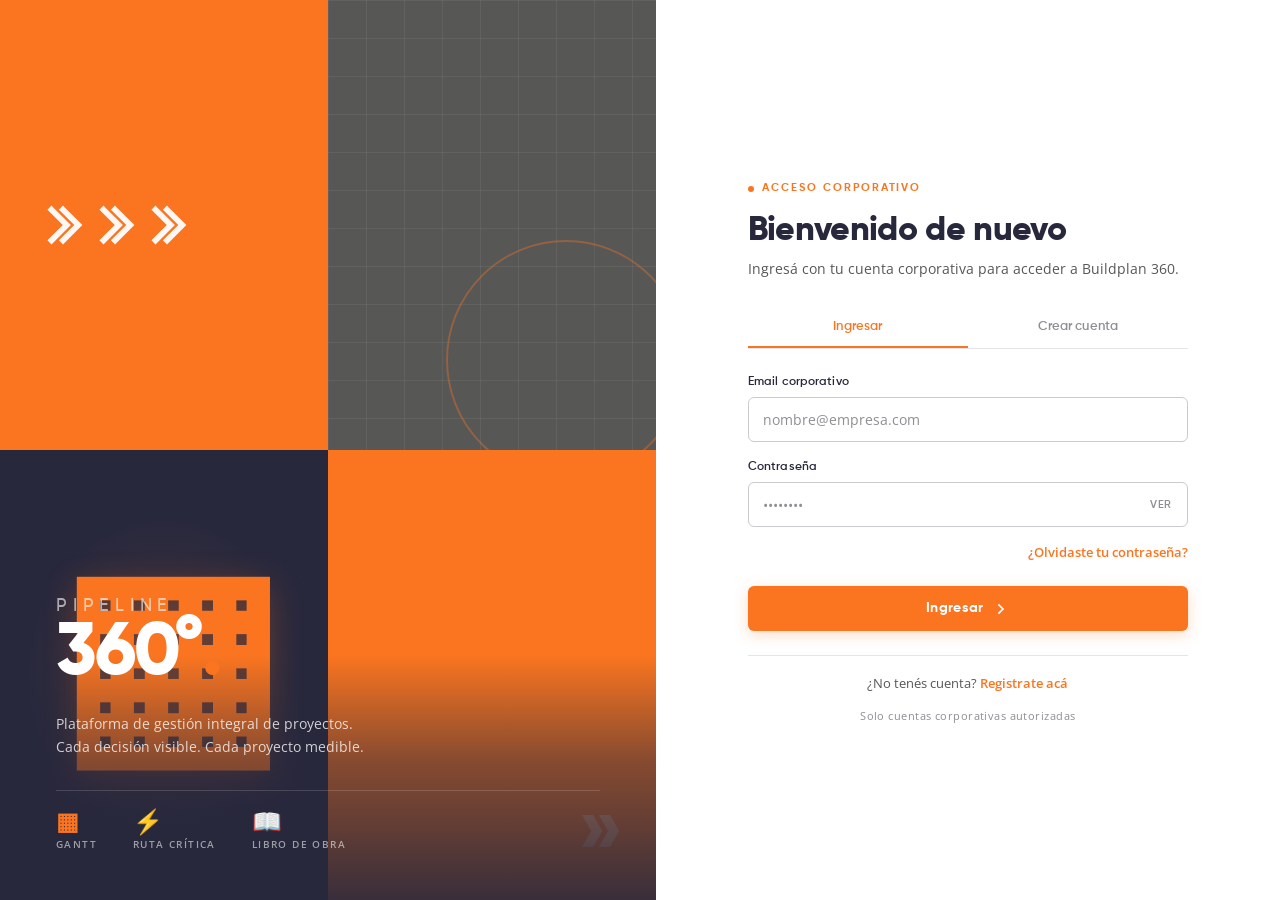
<file: index.html>
<!DOCTYPE html>
<html lang="es">
  <head>
    <meta charset="UTF-8" />
    <link rel="icon" type="image/svg+xml" href="./favicon.svg" />
    <meta http-equiv="Cache-Control" content="no-cache, no-store, must-revalidate" />
    <meta http-equiv="Pragma" content="no-cache" />
    <meta http-equiv="Expires" content="0" />
    <meta name="viewport" content="width=device-width, initial-scale=1.0" />
    <title>Buildplan 360</title>
    <link rel="preconnect" href="https://fonts.googleapis.com">
    <link rel="preconnect" href="https://fonts.gstatic.com" crossorigin>
    <link href="https://fonts.googleapis.com/css2?family=Plus+Jakarta+Sans:wght@400;500;600;700;800&family=JetBrains+Mono:wght@400;500&display=swap" rel="stylesheet">
    <script type="module" crossorigin src="./assets/index-DjIPflYO.js"></script>
    <!-- Bootstrap del cliente Supabase — DEBE ir primero, antes que el resto de los parches -->
    <link rel="stylesheet" crossorigin href="./assets/index-C7rficSu.css">
    <!-- Buildplan 360 patches base -->
    <link rel="stylesheet" href="./assets/patch-v488167.css">
    <script src="./assets/patch-v488167.js" defer></script>
    <script src="./assets/dashboard-v488167.js" defer></script>
    <script src="./assets/admin-v511042.js" defer></script>
    <script src="./assets/resumen-v511494.js" defer></script>
    <script src="./assets/tools-v511809.js" defer></script>
    <script src="./assets/papelera-v1.js" defer></script>
    <script src="./assets/calendario-v1.js" defer></script>
    <script src="./assets/fotos-v1.js" defer></script>
    <script src="./assets/tableros-v1.js" defer></script>
    <!-- Suite de mejoras (logo, bombita, vincular N, drag handle, PDF) -->
    <script src="./assets/p360-patch-suite.js" defer></script>
    <!-- Gantt pro: drag barras, resize, botón hoy, tab grilla -->
    <script src="./assets/p360-gantt-pro.js" defer></script>
    <!-- UX suite: grilla Excel, fila rápida, Tab/Enter, dependencias, hoy -->
    <script src="./assets/p360-ux-suite.js" defer></script>
    <script src="./assets/p360-fixes-v3.js" defer></script>
  </head>
  <body>
    <div id="root"></div>
  </body>
</html>
</file>
<file: assets/index-C7rficSu.css>
@import"https://fonts.googleapis.com/css2?family=Open+Sans:wght@300;400;500;600;700&display=swap";@font-face{font-family:Gilroy;src:url(../fonts/Gilroy-Light.ttf) format("truetype");font-weight:300;font-style:normal;font-display:swap}@font-face{font-family:Gilroy;src:url(../fonts/Gilroy-Regular.ttf) format("truetype");font-weight:400;font-style:normal;font-display:swap}@font-face{font-family:Gilroy;src:url(../fonts/Gilroy-Medium.ttf) format("truetype");font-weight:500;font-style:normal;font-display:swap}@font-face{font-family:Gilroy;src:url(../fonts/Gilroy-SemiBold.ttf) format("truetype");font-weight:600;font-style:normal;font-display:swap}@font-face{font-family:Gilroy;src:url(../fonts/Gilroy-Bold.ttf) format("truetype");font-weight:700;font-style:normal;font-display:swap}@font-face{font-family:Gilroy;src:url(../fonts/Gilroy-ExtraBold.ttf) format("truetype");font-weight:800;font-style:normal;font-display:swap}*,*:before,*:after{box-sizing:border-box;margin:0;padding:0}:root{--brand-orange:#FB7520;--brand-orange-soft:#FF9050;--brand-orange-bg:#FFF1E8;--brand-gray:#575756;--brand-dark:#28283D;--brand-purple:#9B08BF;--bg:#F6F6F6;--surface:#FFFFFF;--surface-2:#F9F9FB;--surface-3:#EFEFF2;--border:#E4E4E8;--border-strong:#CACAD0;--text:#28283D;--text-2:#575756;--text-3:#8E8E94;--brand:#28283D;--brand-2:#3A3A52;--brand-bg:#EEEEF2;--accent:#FB7520;--success:#33CC99;--success-bg:#E5F8F0;--warning:#FB7520;--warning-bg:#FFF1E8;--danger:#FF3366;--danger-bg:#FFE7ED;--info:#3366FF;--info-bg:#E5EBFF;--neutral:#575756;--neutral-bg:#EFEFF2;--dep-fs:#575756;--dep-ss:#3366FF;--dep-ff:#33CC99;--dep-sf:#FB7520;--weekend:#F9F9FB;--today:#FB7520;--radius-xs:4px;--radius-sm:6px;--radius:8px;--radius-lg:12px;--shadow-sm:0 1px 2px rgba(40,40,61,.05);--shadow:0 2px 6px rgba(40,40,61,.06),0 1px 2px rgba(40,40,61,.04);--shadow-lg:0 10px 24px rgba(40,40,61,.12),0 4px 8px rgba(40,40,61,.08);--row-h:36px;--sidebar-w:220px}html,body,#root{font-family:Open Sans,-apple-system,BlinkMacSystemFont,Segoe UI,sans-serif;background:var(--bg);color:var(--text);font-size:14px;line-height:1.5;-webkit-font-smoothing:antialiased;height:100%}h1,h2,h3,h4,h5,h6,.heading,.app-bar-title,.sidebar-logo-text{font-family:Gilroy,-apple-system,sans-serif;letter-spacing:-.01em}button{font-family:inherit;cursor:pointer}input,select,textarea{font-family:inherit}[hidden]{display:none!important}.app-layout{display:flex;flex-direction:column;height:100vh;overflow:hidden}.app-body{display:flex;flex:1;overflow:hidden}.main-content{flex:1;overflow:hidden;display:flex;flex-direction:column}.sidebar{width:var(--sidebar-w);background:var(--brand);color:#fff;display:flex;flex-direction:column;flex-shrink:0;transition:width .2s;overflow:hidden}.sidebar.collapsed{width:0}.sidebar-logo{padding:16px 20px;border-bottom:1px solid rgba(255,255,255,.1);display:flex;align-items:center;gap:10px}.sidebar-logo-icon{width:32px;height:32px;background:#fff;color:var(--brand);border-radius:var(--radius-xs);display:flex;align-items:center;justify-content:center;font-weight:800;font-size:14px;flex-shrink:0}.sidebar-logo-text{font-size:13px;font-weight:700;white-space:nowrap;letter-spacing:.02em}.sidebar-logo-sub{font-size:10px;opacity:.6;white-space:nowrap}.sidebar-nav{flex:1;padding:12px 0;overflow-y:auto}.sidebar-section{padding:6px 16px 4px;font-size:10px;font-weight:700;text-transform:uppercase;letter-spacing:.08em;color:#fff6;white-space:nowrap}.sidebar-item{display:flex;align-items:center;gap:10px;padding:9px 20px;font-size:13px;font-weight:500;color:#ffffffbf;cursor:pointer;transition:all .12s;white-space:nowrap;border:none;background:transparent;width:100%;text-align:left}.sidebar-item:hover{color:#fff;background:#ffffff14}.sidebar-item.active{color:#fff;background:#ffffff26;font-weight:600}.sidebar-item-icon{font-size:15px;flex-shrink:0}.sidebar-footer{padding:12px 20px;border-top:1px solid rgba(255,255,255,.1)}.connection-pill{display:inline-flex;align-items:center;gap:6px;padding:4px 10px;background:#ffffff1a;border-radius:20px;font-size:11px;font-weight:500}.connection-pill.ok:before{content:"";width:6px;height:6px;border-radius:50%;background:#4ade80}.connection-pill.err:before{content:"";width:6px;height:6px;border-radius:50%;background:#fca5a5}.connection-pill.loading:before{content:"";width:6px;height:6px;border-radius:50%;background:#fbbf24}.app-bar{background:var(--brand);color:#fff;padding:8px 20px;display:flex;align-items:center;justify-content:space-between;gap:16px;flex-shrink:0;border-bottom:1px solid rgba(255,255,255,.1)}.app-bar-left{display:flex;align-items:center;gap:12px}.sidebar-toggle{background:transparent;border:1px solid rgba(255,255,255,.2);color:#fff;padding:5px 8px;border-radius:var(--radius-xs);font-size:14px}.sidebar-toggle:hover{background:#ffffff1a}.app-bar-title{font-size:14px;font-weight:600;opacity:.9}.app-bar-right{display:flex;align-items:center;gap:12px}.admin-toggle{display:flex;align-items:center;gap:6px;font-size:12px;color:#fffc}.admin-toggle input{accent-color:#4ade80}.btn{display:inline-flex;align-items:center;gap:6px;padding:7px 13px;border:1px solid var(--border-strong);border-radius:var(--radius-sm);background:var(--surface);font-size:13px;font-weight:500;color:var(--text);transition:all .12s;white-space:nowrap}.btn:hover{background:var(--surface-2);border-color:var(--brand)}.btn-primary{background:var(--brand);color:#fff;border-color:var(--brand)}.btn-primary:hover{background:var(--brand-2);border-color:var(--brand-2)}.btn-danger{color:var(--danger)}.btn-danger:hover{background:var(--danger-bg);border-color:var(--danger)}.btn-ghost{border-color:transparent;background:transparent}.btn-ghost:hover{background:var(--surface-2);border-color:var(--border)}.btn-sm{padding:4px 9px;font-size:12px}.btn-icon{font-size:14px;line-height:1}.form-group{margin-bottom:14px}.form-label{display:block;font-size:12px;font-weight:600;color:var(--text-2);margin-bottom:5px}.form-control{width:100%;padding:8px 10px;border:1px solid var(--border-strong);border-radius:var(--radius-sm);background:var(--surface);font-size:13px;color:var(--text);outline:none;transition:border-color .12s}.form-control:focus{border-color:var(--brand);box-shadow:0 0 0 3px #0f346014}.form-row{display:grid;grid-template-columns:1fr 1fr;gap:12px;margin-bottom:14px}textarea.form-control{resize:vertical;min-height:68px;line-height:1.5}.modal-overlay{position:fixed;top:0;right:0;bottom:0;left:0;background:#0f172a80;-webkit-backdrop-filter:blur(2px);backdrop-filter:blur(2px);display:flex;align-items:center;justify-content:center;z-index:1000}.modal{background:var(--surface);border-radius:var(--radius-lg);width:100%;max-width:580px;max-height:90vh;overflow:hidden;display:flex;flex-direction:column;box-shadow:var(--shadow-lg);animation:scaleIn .18s cubic-bezier(.16,1,.3,1)}.modal-lg{max-width:720px}@keyframes scaleIn{0%{transform:scale(.96);opacity:0}to{transform:scale(1);opacity:1}}.modal-header{padding:16px 22px;border-bottom:1px solid var(--border);display:flex;align-items:center;justify-content:space-between}.modal-title{font-size:16px;font-weight:700;letter-spacing:-.01em}.modal-close{background:transparent;border:none;font-size:22px;color:var(--text-3);line-height:1;padding:4px 8px;border-radius:var(--radius-xs)}.modal-close:hover{background:var(--surface-2);color:var(--text)}.modal-body{padding:18px 22px;overflow-y:auto;flex:1}.modal-footer{padding:14px 22px;border-top:1px solid var(--border);background:var(--surface-2);display:flex;align-items:center;justify-content:space-between;gap:8px}.badge{display:inline-block;padding:3px 9px;border-radius:12px;font-size:11px;font-weight:600}.badge-completed{background:var(--success-bg);color:var(--success)}.badge-in_progress{background:var(--info-bg);color:var(--info)}.badge-pending{background:var(--neutral-bg);color:var(--neutral)}.badge-blocked,.badge-critical{background:var(--danger-bg);color:var(--danger)}.badge-high{background:var(--warning-bg);color:var(--warning)}.badge-medium{background:var(--info-bg);color:var(--info)}.badge-low{background:var(--neutral-bg);color:var(--neutral)}.status-pill{display:inline-flex;align-items:center;gap:6px;padding:4px 12px;border-radius:20px;font-size:12px;font-weight:600}.status-pill:before{content:"";width:7px;height:7px;background:currentColor;border-radius:50%}.toast-container{position:fixed;bottom:24px;right:24px;z-index:2000;display:flex;flex-direction:column;gap:8px}.toast{padding:10px 18px;border-radius:var(--radius);background:var(--text);color:#fff;font-size:13px;font-weight:500;box-shadow:var(--shadow-lg);animation:slideIn .2s ease-out}.toast.error{background:var(--danger)}.toast.warning{background:var(--warning)}@keyframes slideIn{0%{transform:translateY(10px);opacity:0}to{transform:translateY(0);opacity:1}}.avatar{width:26px;height:26px;border-radius:50%;display:inline-flex;align-items:center;justify-content:center;color:#fff;font-weight:700;font-size:10px;flex-shrink:0}.tabs{display:flex;gap:2px;background:var(--surface-3);padding:3px;border-radius:var(--radius-sm)}.tab{padding:6px 14px;background:transparent;border:none;border-radius:var(--radius-xs);font-size:13px;font-weight:500;color:var(--text-2);transition:all .15s}.tab:hover{color:var(--text)}.tab.active{background:var(--surface);color:var(--brand);box-shadow:var(--shadow-sm);font-weight:600}.toolbar{background:var(--surface);border-bottom:1px solid var(--border);padding:8px 24px;display:flex;align-items:center;justify-content:space-between;gap:12px;flex-wrap:wrap;flex-shrink:0}.toolbar-left,.toolbar-right{display:flex;align-items:center;gap:8px}.filter-select{padding:6px 10px;border:1px solid var(--border-strong);border-radius:var(--radius-sm);background:var(--surface);font-family:inherit;font-size:12px;color:var(--text);cursor:pointer;outline:none}.filter-select:hover{border-color:var(--brand)}.project-header{background:var(--surface);border-bottom:1px solid var(--border);padding:14px 24px 0;flex-shrink:0}.breadcrumb{font-size:12px;color:var(--text-3);margin-bottom:6px;display:flex;align-items:center;gap:6px}.breadcrumb a{cursor:pointer;text-decoration:underline}.project-title-row{display:flex;align-items:center;justify-content:space-between;gap:16px;margin-bottom:8px}.project-title{font-size:20px;font-weight:700;letter-spacing:-.02em}.project-meta{display:flex;align-items:center;gap:16px;font-size:13px;color:var(--text-2);flex-wrap:wrap;padding-bottom:10px}.meta-item{display:inline-flex;align-items:center;gap:6px}.meta-label{color:var(--text-3);font-weight:500;font-size:12px}.meta-value{font-weight:600}.meta-div{width:1px;height:14px;background:var(--border-strong)}.details-strip{display:flex;flex-wrap:wrap;border-top:1px solid var(--border);margin:0 -24px;background:var(--surface-2)}.detail-cell{padding:8px 16px;border-right:1px solid var(--border);min-width:130px}.detail-label{font-size:10px;color:var(--text-3);font-weight:600;text-transform:uppercase;letter-spacing:.05em;margin-bottom:1px}.detail-value{font-size:14px;font-weight:600;letter-spacing:-.01em}.gantt-wrap{flex:1;overflow:hidden;display:flex;flex-direction:column}.gantt-split{display:grid;grid-template-columns:var(--left-pane-w,640px) 1fr;flex:1;overflow:hidden}.left-pane{display:flex;flex-direction:column;border-right:2px solid var(--border-strong);overflow:hidden;position:relative}.right-pane{display:flex;flex-direction:column;overflow:hidden;position:relative}.pane-header{background:var(--surface-2);border-bottom:1px solid var(--border);font-size:10px;font-weight:700;color:var(--text-2);text-transform:uppercase;letter-spacing:.05em;flex:0 0 auto}.left-header{display:grid;grid-template-columns:var(--col-tpl,36px 280px 54px 110px 78px 78px 78px 44px 32px);height:36px}.left-header>div:not(.pane-header-cell):not(.pane-header-resizable){padding:0 4px;display:flex;align-items:center;border-right:1px solid var(--border);overflow:hidden}.left-body{flex:1;overflow-y:auto;overflow-x:hidden;background:var(--surface)}.left-body::-webkit-scrollbar{width:0}.right-header-wrap{flex:0 0 auto;height:48px;overflow:hidden;border-bottom:1px solid var(--border);background:var(--surface-2);position:relative}.right-body{flex:1;overflow:auto;position:relative;background:var(--surface)}.task-row{display:grid;grid-template-columns:var(--col-tpl,36px 280px 54px 110px 78px 78px 78px 44px 32px);height:var(--row-h);border-bottom:1px solid var(--border);cursor:pointer;transition:background .1s}.task-row:hover{background:var(--brand-bg)}.task-row>.cell{padding:0 6px;display:flex;overflow:hidden;min-width:0;align-items:center;border-right:1px solid var(--border);font-size:11px;overflow:hidden;white-space:nowrap;text-overflow:ellipsis}.task-row>.cell:last-child{border-right:none}.task-row.row-summary{font-weight:700;background:var(--surface-2)}.task-row.row-summary:hover{background:#edf0f5}.task-row.row-selected{background:#dbeafe}.task-name-cell{display:flex;align-items:center;gap:4px;min-width:0}.expand-toggle{width:16px;height:16px;display:inline-flex;align-items:center;justify-content:center;flex-shrink:0;cursor:pointer;color:var(--text-3);font-size:10px;border-radius:3px;-webkit-user-select:none;user-select:none}.expand-toggle:hover{background:var(--surface-3);color:var(--text)}.expand-toggle.empty{visibility:hidden}.task-name-text{overflow:hidden;text-overflow:ellipsis;white-space:nowrap;min-width:0;flex:1}.date{font-family:JetBrains Mono,monospace;font-size:11px;color:var(--text-2)}.date.overdue{color:var(--danger);font-weight:700}.pct{font-size:11px;font-weight:600;color:var(--text-2)}.assignee-cell{gap:6px}.assignee-name{font-size:10px;overflow:hidden;text-overflow:ellipsis;white-space:nowrap}.resize-handle{position:absolute;right:-4px;top:0;bottom:0;width:8px;cursor:col-resize;z-index:10}.resize-handle:after{content:"";position:absolute;left:3px;top:50%;transform:translateY(-50%);width:2px;height:32px;background:var(--border-strong);border-radius:1px}.resize-handle:hover:after{background:var(--brand)}.bar-bg{fill:var(--brand-bg);stroke:var(--brand);stroke-width:1}.bar-progress{fill:var(--info);stroke:none}.bar-completed .bar-progress{fill:var(--success)}.bar-blocked .bar-progress{fill:var(--danger)}.bar-pending .bar-progress{fill:#94a3b8}.bar-completed .bar-bg{stroke:var(--success);fill:var(--success-bg)}.bar-blocked .bar-bg{stroke:var(--danger);fill:var(--danger-bg)}.bar-pending .bar-bg{stroke:#94a3b8;fill:#f1f5f9}.bar-label{font-size:11px;font-weight:600;fill:var(--text);pointer-events:none;font-family:Plus Jakarta Sans,sans-serif}.bar-summary{fill:var(--text);stroke:var(--text)}.row-bg{fill:transparent}.row-bg.summary{fill:var(--surface-2)}.row-bg.weekend{fill:var(--weekend)}.grid-line{stroke:var(--border);stroke-width:1}.grid-line-strong{stroke:var(--border-strong);stroke-width:1}.today-line{stroke:var(--today);stroke-width:2;stroke-dasharray:4 3}.today-label{fill:var(--today);font-size:10px;font-weight:700;font-family:Plus Jakarta Sans,sans-serif}.dep-arrow{fill:none;stroke-width:1.5}.dep-arrow.dep-fs{stroke:var(--dep-fs)}.dep-arrow.dep-ss{stroke:var(--dep-ss)}.dep-arrow.dep-ff{stroke:var(--dep-ff)}.dep-arrow.dep-sf{stroke:var(--dep-sf)}.timeline-major{fill:var(--text);font-size:12px;font-weight:700;font-family:Plus Jakarta Sans,sans-serif}.timeline-minor{fill:var(--text-2);font-size:10px;font-weight:500;font-family:Plus Jakarta Sans,sans-serif}.bar-clickable{cursor:pointer}.view-list{overflow-x:auto;flex:1}.task-table{width:100%;border-collapse:collapse;font-size:13px}.task-table thead th{background:var(--surface-2);padding:10px 14px;text-align:left;font-weight:600;color:var(--text-2);font-size:11px;letter-spacing:.04em;text-transform:uppercase;border-bottom:1px solid var(--border);white-space:nowrap;position:sticky;top:0;z-index:1}.task-table tbody td{padding:10px 14px;border-bottom:1px solid var(--border);vertical-align:middle}.task-table tbody tr{cursor:pointer;transition:background .1s}.task-table tbody tr:hover{background:var(--brand-bg)}.progress-cell{min-width:130px}.progress{display:flex;align-items:center;gap:8px}.progress-bar-bg{flex:1;height:6px;background:var(--surface-3);border-radius:3px;overflow:hidden}.progress-bar{height:100%;border-radius:3px}.progress-value{font-size:12px;font-weight:600;color:var(--text-2);min-width:32px;text-align:right}.view-kanban-container{display:flex;flex-direction:column;flex:1;overflow:hidden}.view-kanban{display:grid;grid-template-columns:repeat(4,minmax(240px,1fr));gap:14px;padding:16px;overflow:auto;flex:1;align-items:start}.kanban-col{background:var(--surface-2);border-radius:8px;padding:10px;border-top:3px solid var(--col-accent,var(--text-3));display:flex;flex-direction:column;min-height:200px;max-height:100%}.kanban-col-header{display:flex;align-items:center;justify-content:space-between;margin-bottom:10px;padding:2px 4px}.kanban-col-title{font-family:Gilroy,sans-serif;font-size:12px;font-weight:700;letter-spacing:.04em;text-transform:uppercase;color:var(--col-accent,var(--text-2))}.kanban-col-count{background:var(--surface);padding:2px 8px;border-radius:10px;font-family:Gilroy,sans-serif;font-size:11px;font-weight:700;color:var(--text-2);border:1px solid var(--border)}.kanban-col-body{display:flex;flex-direction:column;gap:8px;overflow-y:auto;flex:1;padding-right:2px}.kanban-col-empty{padding:24px 8px;text-align:center;font-size:11px;font-style:italic;color:var(--text-3)}.kanban-card{background:var(--surface);border:1px solid var(--border);border-left:4px solid var(--brand-orange);border-radius:6px;padding:10px 12px;cursor:pointer;transition:all .12s;box-shadow:var(--shadow-sm)}.kanban-card-overdue{border-left-color:var(--danger)}.kanban-card-title{font-family:Open Sans,sans-serif;font-weight:600;font-size:13px;margin-bottom:8px;line-height:1.4;color:var(--brand-dark)}.kanban-card-progress{height:4px;background:var(--surface-3);border-radius:2px;margin-bottom:8px;overflow:hidden}.kanban-card-progress-bar{height:100%;background:var(--brand-orange);border-radius:2px;transition:width .25s}.kanban-card-dates{display:flex;align-items:center;gap:6px;flex-wrap:wrap}.kanban-card-date{font-size:11px;color:var(--text-3);display:inline-flex;align-items:center;gap:3px}.kanban-card-overdue-tag{background:var(--danger-bg);color:var(--danger);padding:1px 6px;border-radius:3px;font-family:Gilroy,sans-serif;font-size:9px;font-weight:700;letter-spacing:.06em}.view-toolbar{display:flex;align-items:center;gap:10px;flex-wrap:wrap;padding:10px 16px;background:var(--surface);border-bottom:1px solid var(--border)}.view-toolbar-label{font-family:Gilroy,sans-serif;font-size:11px;font-weight:600;color:var(--text-3);text-transform:uppercase;letter-spacing:.04em}.view-toolbar-select{padding:6px 10px;border:1px solid var(--border-strong);border-radius:6px;background:var(--surface);font-family:Open Sans,sans-serif;font-size:12px;color:var(--text);cursor:pointer;outline:none;min-width:140px}.view-toolbar-select:focus{border-color:var(--brand-orange);box-shadow:0 0 0 2px #fb75201f}.view-toolbar-chip{display:inline-flex;align-items:center;gap:6px;padding:5px 12px;background:var(--brand-orange-bg);color:var(--brand-orange);border-radius:999px;font-family:Gilroy,sans-serif;font-size:11px;font-weight:700;cursor:pointer;border:none;transition:background .12s}.view-toolbar-chip:hover{background:var(--brand-orange);color:#fff}.view-toolbar-chip-active{background:var(--brand-orange)!important;color:#fff!important}.view-toolbar-spacer{flex:1}.view-list-container{display:flex;flex-direction:column;flex:1;overflow:hidden}.view-list-scroll{flex:1;overflow:auto;padding:0}.projects-page{padding:24px;overflow-y:auto;flex:1}.projects-page-header{display:flex;align-items:center;justify-content:space-between;margin-bottom:20px}.projects-page-title{font-size:22px;font-weight:700;letter-spacing:-.02em}.province-group{margin-bottom:28px}.province-title{font-size:11px;font-weight:700;text-transform:uppercase;letter-spacing:.06em;color:var(--text-3);margin-bottom:12px;display:flex;align-items:center;gap:8px}.province-title:after{content:"";flex:1;height:1px;background:var(--border)}.pc-grid{display:grid;grid-template-columns:repeat(auto-fill,minmax(280px,1fr));gap:12px}.pc-card{background:var(--surface);border:1px solid var(--border);border-radius:var(--radius);padding:16px;cursor:pointer;transition:all .15s}.pc-card:hover{box-shadow:var(--shadow);border-color:var(--brand);transform:translateY(-2px)}.pc-card-color{width:4px;height:100%;border-radius:2px;flex-shrink:0;align-self:stretch}.pc-card-name{font-size:15px;font-weight:700;margin-bottom:4px}.pc-card-meta{display:flex;flex-wrap:wrap;gap:8px;font-size:11px;color:var(--text-2);margin-top:8px}.pc-card-meta span{display:flex;align-items:center;gap:3px}.resources-page{padding:24px;overflow-y:auto;flex:1}.resources-grid{display:grid;grid-template-columns:repeat(auto-fill,minmax(260px,1fr));gap:12px;margin-top:20px}.resource-card{background:var(--surface);border:1px solid var(--border);border-radius:var(--radius);padding:16px;display:flex;align-items:center;gap:14px}.resource-card-info{flex:1;min-width:0}.resource-card-name{font-size:14px;font-weight:700}.resource-card-role{font-size:12px;color:var(--text-2);margin-top:2px}.resource-card-email{font-size:11px;color:var(--text-3);margin-top:3px;white-space:nowrap;overflow:hidden;text-overflow:ellipsis}.resource-card-actions{display:flex;gap:6px}.col-toggle{position:relative;display:inline-block}.col-menu{position:absolute;top:100%;left:0;background:var(--surface);border:1px solid var(--border);border-radius:var(--radius-sm);padding:6px;box-shadow:var(--shadow-lg);z-index:100;min-width:170px;display:none}.col-menu.open{display:block}.col-menu label{display:flex;align-items:center;gap:6px;padding:4px 6px;font-size:12px;cursor:pointer;border-radius:3px}.col-menu label:hover{background:var(--surface-2)}.drop-zone{border:2px dashed var(--border-strong);border-radius:var(--radius);padding:40px;text-align:center;cursor:pointer;transition:all .15s}.drop-zone:hover,.drop-zone.drag-over{border-color:var(--brand);background:var(--brand-bg)}.drop-zone-icon{font-size:36px;margin-bottom:12px}.drop-zone-text{font-size:14px;font-weight:600;color:var(--text-2);margin-bottom:4px}.drop-zone-sub{font-size:12px;color:var(--text-3)}.empty-state{padding:40px;text-align:center;color:var(--text-3);font-size:13px}.error-box{background:var(--danger-bg);border:1px solid var(--danger);color:var(--danger);padding:12px 16px;border-radius:var(--radius-sm);margin:12px 24px;font-size:13px}.progress-input-group{display:flex;align-items:center;gap:8px}.progress-input-group input[type=range]{flex:1;accent-color:var(--brand)}.progress-input-group input[type=number]{width:64px}.ptag{font-size:13px;color:var(--text-3)}.link-chip{display:inline-flex;align-items:center;gap:6px;padding:4px 10px;background:var(--brand-bg);border:1px solid var(--brand);border-radius:20px;font-size:12px;font-weight:500;color:var(--brand);text-decoration:none;transition:all .12s;max-width:100%;overflow:hidden}.link-chip:hover{background:var(--brand);color:#fff}.link-chip-del{background:none;border:none;color:inherit;cursor:pointer;padding:0;font-size:14px;line-height:1;opacity:.6}.link-chip-del:hover{opacity:1}.dep-legend{display:inline-flex;align-items:center;gap:12px;font-size:11px;color:var(--text-3)}.dep-legend-item{display:inline-flex;align-items:center;gap:4px}.dep-legend-swatch{width:18px;height:2px;border-radius:1px}.login-shell{display:grid;grid-template-columns:1.05fr 1fr;min-height:100vh;background:var(--surface);font-family:Open Sans,-apple-system,sans-serif}@media (max-width: 920px){.login-shell{grid-template-columns:1fr}.login-brand{min-height:280px;max-height:340px}}.login-brand{position:relative;background:var(--brand-dark);overflow:hidden;display:flex;flex-direction:column;justify-content:flex-end}.brand-grid{position:absolute;top:0;right:0;bottom:0;left:0;display:grid;grid-template-columns:1fr 1fr;grid-template-rows:1fr 1fr}.brand-grid-cell{position:relative;overflow:hidden}.cell-orange-tl{background:var(--brand-orange);display:flex;align-items:center;justify-content:flex-start;padding:48px}.brand-chevrons{display:flex;gap:6px;color:#fff;opacity:.95;transform:translate(-8px)}.brand-chevrons svg{width:46px;height:46px}@media (max-width: 920px){.brand-chevrons svg{width:28px;height:28px}.cell-orange-tl{padding:20px}}.cell-photo-tr{background:linear-gradient(135deg,#fb752000,#fb752000),var(--brand-gray);position:relative}.cell-photo-tr:before{content:"";position:absolute;top:0;right:0;bottom:0;left:0;background-image:linear-gradient(rgba(255,255,255,.06) 1px,transparent 1px),linear-gradient(90deg,rgba(255,255,255,.06) 1px,transparent 1px);background-size:38px 38px}.cell-photo-tr:after{content:"";position:absolute;right:-30px;bottom:-30px;width:240px;height:240px;border:2px solid rgba(251,117,32,.35);border-radius:50%}.cell-dark-bl{background:var(--brand-dark);display:flex;align-items:center;justify-content:center;position:relative}.cell-dark-bl:before{content:"";position:absolute;top:0;right:0;bottom:0;left:0;background:radial-gradient(60% 50% at 50% 50%,rgba(251,117,32,.12),transparent 70%)}.brand-e-mark{font-family:Gilroy,sans-serif;font-weight:800;font-size:240px;line-height:1;color:var(--brand-orange);letter-spacing:-.04em;position:relative;z-index:1;text-shadow:0 8px 32px rgba(251,117,32,.25)}@media (max-width: 920px){.brand-e-mark{font-size:120px}}.cell-orange-br{background:var(--brand-orange);position:relative}.cell-orange-br:after{content:"»";position:absolute;right:32px;bottom:24px;font-family:Gilroy,sans-serif;font-weight:800;font-size:84px;line-height:1;color:#ffffff59}.brand-overlay-content{position:relative;z-index:2;padding:48px 56px;background:linear-gradient(180deg,transparent 0%,rgba(40,40,61,0) 30%,rgba(40,40,61,.55) 60%,rgba(40,40,61,.92) 100%);color:#fff;display:flex;flex-direction:column;gap:24px}@media (max-width: 920px){.brand-overlay-content{padding:24px 24px 20px;gap:14px}}.brand-logo-img{width:160px;height:auto;filter:drop-shadow(0 4px 12px rgba(0,0,0,.4));margin-bottom:8px}@media (max-width: 920px){.brand-logo-img{width:110px}}.brand-tagline{display:flex;flex-direction:column;line-height:.95;font-family:Gilroy,sans-serif}.brand-tagline-sub{font-weight:500;font-size:18px;letter-spacing:.32em;color:#fff9;text-transform:uppercase;margin-bottom:4px}.brand-tagline-main{font-weight:800;font-size:74px;letter-spacing:-.03em;color:#fff}.brand-tagline-main:after{content:".";color:var(--brand-orange)}@media (max-width: 920px){.brand-tagline-sub{font-size:11px;letter-spacing:.24em}.brand-tagline-main{font-size:42px}}.brand-subline{font-family:Open Sans,sans-serif;font-size:14px;line-height:1.6;color:#ffffffc7;max-width:420px}.brand-stats{display:flex;gap:36px;margin-top:8px;padding-top:20px;border-top:1px solid rgba(255,255,255,.15)}.brand-stat{display:flex;flex-direction:column;gap:2px}.brand-stat-num{font-family:Gilroy,sans-serif;font-weight:700;font-size:24px;color:var(--brand-orange);line-height:1;letter-spacing:-.02em}.brand-stat-lbl{font-family:Open Sans,sans-serif;font-size:10px;letter-spacing:.14em;text-transform:uppercase;color:#ffffff8c;font-weight:600}.login-form-wrap{display:flex;align-items:center;justify-content:center;padding:32px;background:var(--surface)}.login-form-inner{width:100%;max-width:440px}.form-eyebrow{font-family:Gilroy,sans-serif;display:inline-flex;align-items:center;gap:8px;font-size:11px;font-weight:700;letter-spacing:.18em;text-transform:uppercase;color:var(--brand-orange);margin-bottom:16px}.eyebrow-dot{width:6px;height:6px;border-radius:50%;background:var(--brand-orange)}.form-title{font-family:Gilroy,sans-serif;font-weight:800;font-size:34px;line-height:1.1;letter-spacing:-.02em;color:var(--brand-dark);margin-bottom:8px}.form-subtitle{font-size:14px;color:var(--text-2);margin-bottom:28px;line-height:1.55}.login-tabs{display:flex;gap:0;margin-bottom:24px;border-bottom:1px solid var(--border)}.login-tab{flex:1;padding:11px 14px;background:transparent;border:none;border-bottom:2px solid transparent;font-family:Gilroy,sans-serif;font-size:13px;font-weight:600;color:var(--text-3);cursor:pointer;transition:color .15s,border-color .15s;letter-spacing:.01em}.login-tab:hover:not(.active){color:var(--text-2)}.login-tab.active{color:var(--brand-orange);border-bottom-color:var(--brand-orange)}.login-field{margin-bottom:16px}.login-field-label{display:block;font-family:Gilroy,sans-serif;font-size:12px;font-weight:600;color:var(--brand-dark);margin-bottom:6px;letter-spacing:.01em}.label-hint{font-weight:400;color:var(--text-3);font-family:Open Sans,sans-serif}.login-field-input{width:100%;padding:12px 14px;border:1.5px solid var(--border-strong);border-radius:6px;background:var(--surface);font-family:Open Sans,sans-serif;font-size:14px;color:var(--brand-dark);transition:border-color .15s,box-shadow .15s;outline:none}.login-field-input:focus{border-color:var(--brand-orange);box-shadow:0 0 0 4px #fb75201f}.login-field-input::placeholder{color:var(--text-3)}.login-field-pw-wrap{position:relative}.login-field-pw-toggle{position:absolute;right:10px;top:50%;transform:translateY(-50%);background:transparent;border:none;color:var(--text-3);cursor:pointer;padding:6px;font-family:Gilroy,sans-serif;font-size:11px;font-weight:600;letter-spacing:.04em;text-transform:uppercase}.login-field-pw-toggle:hover{color:var(--brand-orange)}.login-row-between{display:flex;align-items:center;justify-content:space-between;margin-bottom:24px;margin-top:6px}.login-forgot-link{font-size:13px;color:var(--brand-orange);text-decoration:none;font-weight:600;font-family:Open Sans,sans-serif}.login-forgot-link:hover{text-decoration:underline}.login-btn-primary-block{width:100%;padding:14px 20px;background:var(--brand-orange);color:#fff;border:none;border-radius:6px;font-family:Gilroy,sans-serif;font-size:14px;font-weight:700;letter-spacing:.02em;cursor:pointer;transition:background .15s,transform .05s,box-shadow .15s;display:inline-flex;align-items:center;justify-content:center;gap:10px;box-shadow:0 4px 14px #fb752040}.login-btn-primary-block:hover:not(:disabled){background:var(--brand-orange-soft);box-shadow:0 6px 18px #fb752059}.login-btn-primary-block:active:not(:disabled){transform:scale(.99)}.login-btn-primary-block:disabled{opacity:.6;cursor:not-allowed;box-shadow:none}.login-btn-primary-block svg{transition:transform .15s}.login-btn-primary-block:hover:not(:disabled) svg{transform:translate(2px)}.login-spinner{width:14px;height:14px;border:2px solid rgba(255,255,255,.35);border-top-color:#fff;border-radius:50%;animation:login-spin .7s linear infinite}@keyframes login-spin{to{transform:rotate(360deg)}}.login-error-box{background:var(--danger-bg);color:var(--danger);padding:10px 14px;border-radius:6px;font-size:13px;margin-bottom:16px;border-left:3px solid var(--danger)}.login-info-box{background:var(--success-bg);color:var(--success);padding:10px 14px;border-radius:6px;font-size:13px;margin-bottom:16px;border-left:3px solid var(--success)}.login-footnote{margin-top:24px;padding-top:18px;border-top:1px solid var(--border);font-size:13px;color:var(--text-2);text-align:center}.login-corp-foot{margin-top:14px;font-size:11px;color:var(--text-3);text-align:center;letter-spacing:.04em}.login-corp-foot strong{color:var(--brand-orange);font-weight:600}.user-pill{display:inline-flex;align-items:center;gap:8px;padding:4px;background:#ffffff1a;border:1px solid rgba(255,255,255,.15);border-radius:999px;font-size:12px;color:#ffffffe6}.user-pill-avatar{width:24px;height:24px;border-radius:50%;background:var(--brand-orange);color:#fff;font-family:Gilroy,sans-serif;font-size:11px;font-weight:700;display:grid;place-items:center}.user-pill-email{max-width:160px;white-space:nowrap;overflow:hidden;text-overflow:ellipsis;padding-right:4px;font-family:Open Sans,sans-serif}.user-pill-logout{background:transparent;border:none;color:#ffffffb3;cursor:pointer;padding:4px 8px;border-radius:999px;font-size:13px;transition:background .15s,color .15s}.user-pill-logout:hover{background:#ffffff26;color:#fff}.sidebar-logo{padding:18px 20px 14px;border-bottom:1px solid rgba(255,255,255,.1)}.sidebar-logo-mark{font-family:Gilroy,sans-serif;font-size:22px;font-weight:800;letter-spacing:-.01em;line-height:1;margin-bottom:4px;display:flex;align-items:center}.sidebar-logo-e{color:var(--brand-orange);background:var(--brand-orange);color:#fff;padding:2px 4px 1px;border-radius:3px;margin-right:1px}.sidebar-logo-rest{color:#fff;margin-left:2px}.sidebar-logo-sub{font-family:Open Sans,sans-serif;font-size:11px;font-weight:500;color:#ffffff8c;letter-spacing:.08em;text-transform:uppercase;padding-left:1px}.app-bar-title{font-family:Gilroy,sans-serif;font-weight:700;letter-spacing:.01em}.sidebar-item.active{background:#fb75202e;color:#fff;border-left:3px solid var(--brand-orange);padding-left:17px}.pane-header-cell{display:flex;align-items:center;padding:0 8px;overflow:hidden;min-width:0;font-family:Gilroy,sans-serif;font-size:11px;font-weight:600;color:var(--text-2);text-transform:uppercase;letter-spacing:.04em;border-right:1px solid var(--border);position:relative;-webkit-user-select:none;user-select:none;height:100%;overflow:hidden}.pane-header-resizable{padding-right:6px}.pane-header-content{flex:1;overflow:hidden;text-overflow:ellipsis;white-space:nowrap;display:flex;align-items:center}.col-resize-handle{position:absolute;top:0;right:-2px;bottom:0;width:6px;cursor:col-resize;z-index:5;transition:background .12s}.col-resize-handle:hover,.col-resize-handle:active{background:var(--brand-orange);opacity:.6}.ch-filter{position:relative;display:inline-flex;width:100%}.ch-filter-trigger{display:inline-flex;align-items:center;gap:4px;background:transparent;border:none;padding:0;font:inherit;color:inherit;cursor:pointer;text-transform:inherit;letter-spacing:inherit;width:100%;text-align:left;position:relative}.ch-filter-label{flex:1;overflow:hidden;text-overflow:ellipsis;white-space:nowrap}.ch-filter-icon{flex-shrink:0;opacity:.45;transition:opacity .12s,transform .12s}.ch-filter-trigger:hover .ch-filter-icon{opacity:.85}.ch-filter-active{color:var(--brand-orange)}.ch-filter-active .ch-filter-icon{opacity:1;color:var(--brand-orange)}.ch-filter-dot{position:absolute;top:-3px;right:-2px;width:6px;height:6px;background:var(--brand-orange);border-radius:50%;box-shadow:0 0 0 2px var(--surface)}.ch-filter-dropdown{position:absolute;top:calc(100% + 4px);left:0;min-width:220px;max-width:300px;background:var(--surface);border:1px solid var(--border-strong);border-radius:8px;box-shadow:var(--shadow-lg);z-index:100;font-family:Open Sans,sans-serif;font-size:12px;text-transform:none;letter-spacing:0;color:var(--text);font-weight:400;padding:6px}.ch-filter-dropdown.align-right{left:auto;right:0}.ch-filter-search{width:100%;padding:6px 8px;border:1px solid var(--border);border-radius:5px;font:inherit;font-size:12px;margin-bottom:6px;outline:none}.ch-filter-search:focus{border-color:var(--brand-orange);box-shadow:0 0 0 3px #fb75201f}.ch-filter-actions{display:flex;gap:4px;padding-bottom:6px;border-bottom:1px solid var(--border);margin-bottom:4px}.ch-filter-actions button{flex:1;padding:5px 8px;background:var(--surface-2);border:1px solid var(--border);border-radius:5px;font:inherit;font-size:11px;font-weight:600;color:var(--text-2);cursor:pointer;transition:background .12s,color .12s}.ch-filter-actions button:hover{background:var(--brand-orange-bg);color:var(--brand-orange);border-color:var(--brand-orange)}.ch-filter-list{max-height:240px;overflow-y:auto;padding-right:2px}.ch-filter-empty{padding:8px;text-align:center;color:var(--text-3);font-size:11px}.ch-filter-item{display:flex;align-items:center;gap:8px;padding:5px 6px;border-radius:4px;cursor:pointer;transition:background .1s}.ch-filter-item:hover{background:var(--brand-orange-bg)}.ch-filter-item input{accent-color:var(--brand-orange);cursor:pointer;flex-shrink:0}.ch-filter-item-label{flex:1;overflow:hidden;text-overflow:ellipsis;white-space:nowrap}.col-menu-header{padding:6px 8px;font-family:Gilroy,sans-serif;font-size:11px;font-weight:700;color:var(--text-3);text-transform:uppercase;letter-spacing:.08em}.col-menu-divider{height:1px;background:var(--border);margin:6px 0}.col-menu-action{display:block;width:100%;text-align:left;padding:6px 8px;background:transparent;border:none;font:inherit;font-size:12px;font-weight:500;color:var(--text-2);cursor:pointer;border-radius:4px}.col-menu-action:hover{background:var(--brand-orange-bg);color:var(--brand-orange)}.role-badge{display:inline-flex;align-items:center;padding:3px 10px;background:#ffffff14;border:1px solid var(--role-color, var(--brand-orange));border-radius:999px;font-family:Gilroy,sans-serif;font-size:10px;font-weight:700;letter-spacing:.08em;text-transform:uppercase;color:var(--role-color, var(--brand-orange))}.timeline-scale{background:var(--surface);border-bottom:1px solid var(--border);display:flex;flex-direction:column;flex-shrink:0}.timeline-scale.fullscreen{position:fixed;top:48px;left:0;right:0;bottom:0;z-index:50;border:none;box-shadow:var(--shadow-lg)}.timeline-scale-header{display:flex;align-items:center;justify-content:space-between;padding:10px 20px;background:var(--surface-2);border-bottom:1px solid var(--border)}.timeline-scale-title{display:inline-flex;align-items:center;gap:10px;font-family:Gilroy,sans-serif;font-size:13px;font-weight:700;color:var(--brand-dark);letter-spacing:.02em}.timeline-scale-icon{font-size:14px;color:var(--brand-orange)}.timeline-scale-count{display:inline-flex;align-items:center;justify-content:center;min-width:20px;height:20px;padding:0 6px;background:var(--brand-orange);color:#fff;border-radius:10px;font-family:Gilroy,sans-serif;font-size:11px;font-weight:700}.timeline-scale-actions{display:flex;gap:6px}.timeline-scale-empty{padding:32px 24px;text-align:center;color:var(--text-3);font-size:13px;background:var(--surface)}.timeline-pin-emoji{display:inline-block;font-size:14px;vertical-align:middle;margin:0 2px;filter:saturate(1.2)}.timeline-scale-body{padding:16px 24px 20px;background:var(--surface);overflow:auto;flex:1;min-height:140px;max-height:380px}.timeline-scale.fullscreen .timeline-scale-body{max-height:none}.timeline-axis{position:relative;height:24px;border-bottom:1px dashed var(--border-strong);margin-bottom:12px}.timeline-axis-marker{position:absolute;top:0;transform:translate(-50%);font-family:Gilroy,sans-serif;font-size:10px;font-weight:600;color:var(--text-3);text-transform:uppercase;letter-spacing:.05em}.timeline-axis-marker:after{content:"";position:absolute;bottom:-6px;left:50%;width:1px;height:4px;background:var(--border-strong)}.timeline-axis-label{display:block;white-space:nowrap}.timeline-today-line{position:absolute;top:-2px;bottom:-2000px;width:1.5px;background:var(--brand-orange);z-index:1;pointer-events:none}.timeline-today-label{position:absolute;top:-14px;left:4px;font-family:Gilroy,sans-serif;font-size:9px;font-weight:700;color:var(--brand-orange);background:var(--surface);padding:0 4px;letter-spacing:.06em}.timeline-bars{display:flex;flex-direction:column;gap:8px}.timeline-bar-row{display:flex;align-items:center;gap:8px}.timeline-bar-track{flex:1;position:relative;height:28px;background:var(--surface-2);border-radius:4px}.timeline-bar{position:absolute;top:2px;bottom:2px;background:#28283d0d;border:1.5px solid var(--bar-color);border-radius:4px;cursor:pointer;overflow:hidden;transition:transform .12s,box-shadow .12s;min-width:24px}.timeline-bar:hover{transform:translateY(-1px);box-shadow:0 4px 12px #28283d2e;z-index:3}.timeline-bar-progress{position:absolute;top:0;left:0;bottom:0;background:var(--bar-color);opacity:.9}.timeline-bar-content{position:relative;height:100%;display:flex;align-items:center;gap:6px;padding:0 8px;font-family:Open Sans,sans-serif;font-size:11px;font-weight:600;color:#fff;text-shadow:0 1px 2px rgba(0,0,0,.3);white-space:nowrap;overflow:hidden}.timeline-bar-avatar{flex-shrink:0;width:18px;height:18px;border-radius:50%;display:inline-grid;place-items:center;font-family:Gilroy,sans-serif;font-size:9px;font-weight:700;color:#fff;border:1.5px solid #fff;text-shadow:none}.timeline-bar-name{flex-shrink:1;min-width:0;overflow:hidden;text-overflow:ellipsis}.timeline-bar-member{flex-shrink:0;margin-left:auto;font-weight:500;opacity:.85;font-size:10px}.timeline-bar-milestone{position:absolute;top:50%;transform:translate(-50%,-50%);cursor:pointer}.timeline-bar-diamond{display:block;width:14px;height:14px;background:var(--brand-orange);transform:rotate(45deg);border:2px solid #fff;box-shadow:0 2px 6px #fb752080}.timeline-bar-unpin{flex-shrink:0;background:transparent;border:1px solid var(--border);color:var(--brand-orange);cursor:pointer;padding:4px 6px;border-radius:4px;font-size:12px;transition:background .12s,transform .08s}.timeline-bar-unpin:hover{background:var(--brand-orange-bg);transform:scale(1.06)}.btn-active-orange{background:var(--brand-orange-bg)!important;color:var(--brand-orange)!important;border-color:var(--brand-orange)!important}.btn-badge{display:inline-flex;align-items:center;justify-content:center;min-width:18px;height:18px;padding:0 5px;margin-left:6px;background:var(--brand-orange);color:#fff;border-radius:9px;font-family:Gilroy,sans-serif;font-size:10px;font-weight:700}.bar-avatar-initials{font-family:Gilroy,sans-serif;font-size:8px;font-weight:700;fill:#fff;pointer-events:none}.bar-label{font-family:Open Sans,sans-serif;font-size:10px;font-weight:600;fill:#fff;pointer-events:none}.bar-label-member{font-family:Open Sans,sans-serif;font-size:9px;font-weight:500;fill:#ffffffd9;pointer-events:none}.bar-label-outer{font-family:Open Sans,sans-serif;font-size:10px;font-weight:500;fill:var(--text-2);pointer-events:none}.project-links-row{display:flex;align-items:center;gap:8px;flex-wrap:wrap;padding:8px 24px;border-bottom:1px solid var(--border);background:var(--surface);min-height:42px}.project-links-label{font-family:Gilroy,sans-serif;font-size:11px;font-weight:700;color:var(--text-3);text-transform:uppercase;letter-spacing:.08em;margin-right:2px}.project-link-chip{display:inline-flex;align-items:center;gap:6px;padding:4px 10px 4px 8px;background:var(--surface-2);border:1px solid var(--border);border-radius:999px;font-family:Open Sans,sans-serif;font-size:12px;font-weight:600;color:var(--text-2);text-decoration:none;transition:all .15s;max-width:280px}.project-link-chip:hover{border-color:var(--brand-orange);color:var(--brand-orange);background:var(--brand-orange-bg);transform:translateY(-1px);box-shadow:0 2px 6px #fb752026}.project-link-icon{font-size:13px;line-height:1}.project-link-label{overflow:hidden;text-overflow:ellipsis;white-space:nowrap}.project-link-arrow{font-size:11px;opacity:.55}.project-link-chip:hover .project-link-arrow{opacity:1}.project-link-add-mini{background:transparent;border:1.5px dashed var(--border-strong);border-radius:999px;width:26px;height:26px;font-size:13px;font-weight:600;color:var(--text-3);cursor:pointer;display:inline-grid;place-items:center;transition:all .15s}.project-link-add-mini:hover{color:var(--brand-orange);border-color:var(--brand-orange);background:var(--brand-orange-bg)}.project-links-empty,.project-links-empty-readonly{display:inline-flex;align-items:center;gap:8px;padding:4px 12px;background:transparent;border:1.5px dashed var(--border-strong);border-radius:6px;font-family:Open Sans,sans-serif;font-size:12px;color:var(--text-3);cursor:pointer}.project-links-empty{cursor:pointer;font-weight:500}.project-links-empty:hover{color:var(--brand-orange);border-color:var(--brand-orange);background:var(--brand-orange-bg)}.project-links-empty-readonly{cursor:default;font-style:italic}.link-add-icon{font-size:14px;font-weight:700;color:var(--brand-orange)}.modal-section-title{font-family:Gilroy,sans-serif;font-size:12px;font-weight:700;color:var(--text-2);text-transform:uppercase;letter-spacing:.04em}.modal-empty-hint{font-size:12px;color:var(--text-3);padding:10px 0;font-style:italic}.external-link-row{display:flex;align-items:center;gap:8px;margin-bottom:8px}.external-link-icon-btn{flex:0 0 36px;height:36px;background:var(--surface-2);border:1px solid var(--border-strong);border-radius:6px;font-size:16px;cursor:pointer;display:grid;place-items:center;transition:background .12s,border-color .12s}.external-link-icon-btn:hover{background:var(--brand-orange-bg);border-color:var(--brand-orange)}.timeline-scale-header{flex-wrap:wrap;row-gap:8px;padding:8px 16px}.timeline-scale-header-left{display:flex;align-items:center;gap:14px;flex-wrap:wrap}.timeline-range{display:inline-flex;align-items:center;gap:6px;padding:0 8px;border-left:1px solid var(--border)}.timeline-range-label{font-family:Gilroy,sans-serif;font-size:10px;font-weight:700;color:var(--text-3);text-transform:uppercase;letter-spacing:.06em}.timeline-range-input{padding:4px 8px;border:1px solid var(--border-strong);border-radius:5px;font-family:Open Sans,sans-serif;font-size:12px;color:var(--text);background:var(--surface);outline:none;width:130px}.timeline-range-input:focus{border-color:var(--brand-orange);box-shadow:0 0 0 2px #fb752026}.timeline-range-sep{color:var(--text-3);font-size:13px;font-weight:300}.timeline-range-reset{background:transparent;border:1px solid var(--border);border-radius:5px;width:26px;height:26px;font-size:12px;color:var(--text-3);cursor:pointer;display:inline-grid;place-items:center}.timeline-range-reset:hover{background:var(--brand-orange-bg);color:var(--brand-orange);border-color:var(--brand-orange)}.timeline-viewmode{display:inline-flex;background:var(--surface-2);border:1px solid var(--border);border-radius:6px;padding:2px;border-left:1px solid var(--border)}.timeline-viewmode-btn{background:transparent;border:none;padding:5px 10px;font-family:Gilroy,sans-serif;font-size:11px;font-weight:600;color:var(--text-2);cursor:pointer;border-radius:4px;transition:background .12s,color .12s}.timeline-viewmode-btn:hover:not(.active){color:var(--brand-orange)}.timeline-viewmode-btn.active{background:var(--surface);color:var(--brand-orange);box-shadow:0 1px 3px #00000014}.timeline-zoom{display:inline-flex;align-items:center;gap:4px;padding-left:8px;border-left:1px solid var(--border)}.timeline-zoom-btn{background:var(--surface-2);border:1px solid var(--border);border-radius:5px;width:26px;height:26px;font-size:14px;font-weight:700;color:var(--text-2);cursor:pointer;display:inline-grid;place-items:center;transition:all .12s}.timeline-zoom-btn:hover:not(:disabled){background:var(--brand-orange-bg);color:var(--brand-orange);border-color:var(--brand-orange)}.timeline-zoom-btn:disabled{opacity:.35;cursor:not-allowed}.timeline-zoom-label{font-family:Gilroy,sans-serif;font-size:11px;font-weight:700;color:var(--text-2);min-width:40px;text-align:center}.timeline-canvas{position:relative;transition:min-width .2s ease}.timeline-bars-empty{padding:20px;text-align:center;color:var(--text-3);font-style:italic;font-size:12px}.pin-wrap{position:relative;display:inline-block}.pin-btn{cursor:pointer;font-size:14px;display:inline-flex;align-items:center;justify-content:center;position:relative;width:24px;height:24px;border-radius:4px;transition:background .12s;-webkit-user-select:none;user-select:none}.pin-btn:hover{background:var(--brand-orange-bg)}.pin-off{opacity:.3}.pin-on{opacity:1}.pin-on.pin-shared{filter:drop-shadow(0 0 1px var(--brand-orange))}.pin-marker{position:absolute;bottom:-2px;right:-2px;font-size:8px;background:#fff;border-radius:50%;width:12px;height:12px;display:inline-flex;align-items:center;justify-content:center;line-height:1}.pin-marker-shared{background:var(--brand-orange);color:#fff}.pin-marker-personal{background:var(--info);color:#fff}.pin-locked{font-size:12px;opacity:.5;cursor:not-allowed}.pin-menu{position:absolute;right:0;top:calc(100% + 4px);z-index:50;background:var(--surface);border:1px solid var(--border-strong);border-radius:8px;box-shadow:var(--shadow-lg);min-width:280px;overflow:hidden}.pin-menu-item{display:flex;align-items:flex-start;gap:10px;width:100%;padding:10px 12px;background:transparent;border:none;text-align:left;cursor:pointer;transition:background .1s;font-family:Open Sans,sans-serif;position:relative}.pin-menu-item:hover{background:var(--brand-orange-bg)}.pin-menu-item+.pin-menu-item{border-top:1px solid var(--border)}.pin-menu-icon{font-size:16px;line-height:1.2;flex-shrink:0}.pin-menu-body{display:flex;flex-direction:column;gap:2px;flex:1}.pin-menu-title{font-family:Gilroy,sans-serif;font-size:12px;font-weight:600;color:var(--text)}.pin-menu-hint{font-size:11px;color:var(--text-3)}.pin-menu-check{color:var(--brand-orange);font-size:14px;font-weight:700;flex-shrink:0}.timeline-bar-personal{border-style:dashed;border-color:rgba(var(--bar-color),.65)}.timeline-bar-personal:before{content:"";position:absolute;top:0;left:0;bottom:0;width:3px;background:repeating-linear-gradient(45deg,transparent,transparent 2px,rgba(0,0,0,.15) 2px,rgba(0,0,0,.15) 4px)}.timeline-bar-unpin-shared{border-color:var(--brand-orange);color:var(--brand-orange)}.timeline-bar-unpin-locked{flex-shrink:0;display:inline-grid;place-items:center;width:28px;height:28px;font-size:12px;color:var(--text-3);cursor:not-allowed;opacity:.5}.view-toolbar{display:flex;align-items:center;justify-content:space-between;padding:10px 20px;background:var(--surface);border-bottom:1px solid var(--border)}.view-toolbar-left{display:flex;align-items:center;gap:16px;flex-wrap:wrap}.view-filter{display:inline-flex;align-items:center;gap:8px}.view-filter-label{font-family:Gilroy,sans-serif;font-size:11px;font-weight:700;color:var(--text-3);letter-spacing:.06em;text-transform:uppercase}.view-list-container{display:flex;flex-direction:column;height:100%;background:var(--bg)}.view-list-scroll{flex:1;overflow:auto;padding:0 20px 20px}.view-kanban-container{display:flex;flex-direction:column;height:100%;background:var(--bg)}.view-kanban{display:grid;grid-template-columns:repeat(4,minmax(240px,1fr));gap:14px;padding:18px;flex:1;overflow:auto;align-items:start}@media (max-width: 1200px){.view-kanban{grid-template-columns:repeat(2,1fr)}}@media (max-width: 700px){.view-kanban{grid-template-columns:1fr}}.kanban-col{background:var(--surface-2);border:1px solid var(--border);border-radius:8px;display:flex;flex-direction:column;min-height:120px;max-height:calc(100vh - 220px)}.kanban-col-header{display:flex;align-items:center;justify-content:space-between;padding:10px 14px;border-bottom:2px solid var(--col-accent, var(--brand-orange));font-family:Gilroy,sans-serif;font-size:12px;font-weight:700;color:var(--brand-dark);text-transform:uppercase;letter-spacing:.04em;background:var(--surface);border-radius:8px 8px 0 0}.kanban-col-title{display:inline-flex;align-items:center;gap:8px}.kanban-col-title:before{content:"";display:inline-block;width:8px;height:8px;border-radius:50%;background:var(--col-accent, var(--brand-orange))}.kanban-col-count{background:var(--brand-orange);color:#fff;border-radius:10px;padding:1px 8px;font-size:10px;min-width:20px;text-align:center}.kanban-col-body{padding:10px;display:flex;flex-direction:column;gap:8px;overflow-y:auto;flex:1}.kanban-col-empty{text-align:center;font-size:11px;color:var(--text-3);padding:18px 8px;border:1.5px dashed var(--border);border-radius:6px;font-style:italic}.kanban-card{background:var(--surface);border:1px solid var(--border);border-left:3px solid var(--brand-orange);border-radius:6px;padding:10px 12px;cursor:pointer;transition:transform .1s,box-shadow .15s,border-color .1s;box-shadow:var(--shadow-sm)}.kanban-card:hover{transform:translateY(-1px);box-shadow:var(--shadow);border-color:var(--brand-orange)}.kanban-card-overdue{background:var(--danger-bg);border-color:var(--danger)}.kanban-card-title{font-family:Open Sans,sans-serif;font-size:13px;font-weight:600;color:var(--text);line-height:1.35;margin-bottom:8px;word-break:break-word}.kanban-card-progress{height:4px;background:var(--border);border-radius:2px;overflow:hidden;margin-bottom:8px}.kanban-card-progress-bar{height:100%;background:var(--brand-orange);transition:width .3s}.kanban-card-meta{display:flex;align-items:center;justify-content:space-between;gap:8px}.kanban-card-dates{display:flex;flex-direction:column;gap:2px;font-size:11px;color:var(--text-2)}.kanban-card-date{font-family:Open Sans,sans-serif}.kanban-card-overdue-tag{display:inline-block;background:var(--danger);color:#fff;padding:1px 6px;border-radius:3px;font-family:Gilroy,sans-serif;font-size:9px;font-weight:700;letter-spacing:.05em;text-transform:uppercase;width:fit-content}.avatar-unassigned{background:var(--surface-3)!important;color:var(--text-3)!important;border:1px dashed var(--border-strong)}.libro-obra{padding:24px;flex:1;overflow-y:auto;background:var(--bg)}.libro-header{display:flex;align-items:flex-start;justify-content:space-between;margin-bottom:18px;gap:16px}.libro-title{font-family:Gilroy,sans-serif;font-size:24px;font-weight:800;letter-spacing:-.01em;color:var(--brand-dark);margin-bottom:4px}.libro-subtitle{font-size:13px;color:var(--text-2)}.libro-no-write-hint{padding:6px 12px;background:var(--surface-2);border:1px solid var(--border);border-radius:6px;font-size:12px;color:var(--text-3);font-style:italic;max-width:280px}.libro-stats{display:grid;grid-template-columns:repeat(4,1fr);gap:12px;margin-bottom:16px}.libro-stat{display:flex;align-items:center;gap:10px;padding:14px 16px;background:var(--surface);border:1px solid var(--border);border-left:3px solid var(--stat-color);border-radius:8px;cursor:pointer;transition:all .15s}.libro-stat:hover{transform:translateY(-1px);box-shadow:var(--shadow)}.libro-stat.active{background:var(--stat-bg);border-color:var(--stat-color)}.libro-stat-icon{display:inline-flex;align-items:center;justify-content:center;width:32px;height:32px;background:var(--stat-color);color:#fff;border-radius:50%;font-family:Gilroy,sans-serif;font-size:14px;font-weight:700}.libro-stat-count{font-family:Gilroy,sans-serif;font-size:22px;font-weight:800;color:var(--brand-dark);line-height:1}.libro-stat-label{font-family:Open Sans,sans-serif;font-size:12px;color:var(--text-2);flex:1}.libro-filters{display:flex;align-items:center;gap:10px;margin-bottom:14px;flex-wrap:wrap}.libro-search{flex:1;min-width:220px;padding:8px 12px;border:1px solid var(--border-strong);border-radius:6px;font-family:Open Sans,sans-serif;font-size:13px;outline:none}.libro-search:focus{border-color:var(--brand-orange);box-shadow:0 0 0 3px #fb75201f}.libro-filter-select{padding:8px 12px;border:1px solid var(--border-strong);border-radius:6px;font-family:Open Sans,sans-serif;font-size:13px;background:var(--surface);cursor:pointer;outline:none;min-width:180px}.libro-filter-tabs{display:flex;background:var(--surface-2);border:1px solid var(--border);border-radius:6px;padding:3px}.libro-filter-tab{background:transparent;border:none;padding:5px 10px;font-family:Gilroy,sans-serif;font-size:11px;font-weight:600;color:var(--text-2);cursor:pointer;border-radius:4px;transition:all .12s}.libro-filter-tab:hover:not(.active){color:var(--brand-orange)}.libro-filter-tab.active{background:var(--surface);color:var(--brand-orange);box-shadow:0 1px 3px #00000014}.libro-table-wrap{background:var(--surface);border:1px solid var(--border);border-radius:8px;overflow:hidden;box-shadow:var(--shadow-sm)}.libro-table{width:100%;border-collapse:collapse;font-family:Open Sans,sans-serif;font-size:13px}.libro-table thead th{background:var(--surface-2);padding:12px 16px;text-align:left;font-family:Gilroy,sans-serif;font-size:11px;font-weight:700;color:var(--text-2);text-transform:uppercase;letter-spacing:.06em;border-bottom:1px solid var(--border)}.libro-row{border-bottom:1px solid var(--border);transition:background .1s}.libro-row:hover{background:var(--surface-2)}.libro-row td{padding:14px 16px;vertical-align:top}.libro-type-chip{display:inline-flex;align-items:center;gap:5px;padding:3px 9px;border-radius:999px;font-family:Gilroy,sans-serif;font-size:10px;font-weight:700;letter-spacing:.04em;text-transform:uppercase;margin-bottom:6px}.libro-type-icon{display:inline-flex;align-items:center;justify-content:center;width:14px;height:14px;border-radius:50%;background:currentColor;color:#fff!important;font-size:9px}.libro-type-icon:before{content:attr(data-icon)}.libro-task-link{font-weight:600;color:var(--brand-dark);line-height:1.4}.libro-task-general{font-style:italic;color:var(--text-3);font-size:12px}.libro-cell-date{font-family:Open Sans,sans-serif;font-size:12px}.libro-date{font-weight:600;color:var(--text)}.libro-time{color:var(--text-3);font-size:11px}.libro-author{display:inline-flex;align-items:center;gap:4px;margin-top:6px;font-size:11px;color:var(--text-2)}.libro-author-dot{width:8px;height:8px;border-radius:50%}.libro-cell-detail{font-size:13px;line-height:1.55;color:var(--text)}.libro-detail{white-space:pre-wrap;word-break:break-word}.libro-attachments{display:flex;flex-wrap:wrap;gap:6px;margin-top:10px}.libro-attachment{display:inline-flex;align-items:center;gap:4px;padding:4px 10px;background:var(--surface-2);border:1px solid var(--border);border-radius:999px;font-size:11px;color:var(--text-2);text-decoration:none;font-family:Open Sans,sans-serif}.libro-attachment:hover{background:var(--brand-orange-bg);color:var(--brand-orange);border-color:var(--brand-orange)}.libro-cell-actions{text-align:right}.libro-action-btn{background:transparent;border:1px solid transparent;color:var(--text-3);cursor:pointer;padding:4px 8px;border-radius:4px;font-size:12px;font-family:inherit;transition:all .12s}.libro-action-btn:hover{color:var(--danger);border-color:var(--danger);background:var(--danger-bg)}.libro-empty-state{padding:60px 24px;text-align:center;color:var(--text-3);font-size:14px;background:var(--surface);border:1px dashed var(--border-strong);border-radius:8px;font-family:Open Sans,sans-serif}.project-tabs{display:inline-flex;background:var(--surface-2);border:1px solid var(--border);border-radius:8px;padding:3px}.project-tab{display:inline-flex;align-items:center;background:transparent;border:none;padding:6px 14px;font-family:Gilroy,sans-serif;font-size:12px;font-weight:600;color:var(--text-2);cursor:pointer;border-radius:5px;transition:all .12s}.project-tab:hover:not(.active){color:var(--brand-orange)}.project-tab.active{background:var(--surface);color:var(--brand-orange);box-shadow:0 1px 3px #0000001a}.sidebar-sub-item{padding-left:32px!important;font-size:12px!important;opacity:.85}.sidebar-sub-item.active{opacity:1}.log-type-picker{display:grid;grid-template-columns:repeat(2,1fr);gap:8px}.log-type-btn{display:flex;flex-direction:column;align-items:flex-start;gap:2px;padding:10px 12px;background:var(--surface);border:1.5px solid var(--border);border-radius:8px;cursor:pointer;text-align:left;font-family:inherit;transition:all .12s}.log-type-btn:hover{border-color:var(--type-color)}.log-type-btn.active{border-color:var(--type-color);background:color-mix(in srgb,var(--type-color) 8%,var(--surface))}.log-type-btn .log-type-icon{display:inline-flex;align-items:center;justify-content:center;width:22px;height:22px;background:var(--type-color);color:#fff;border-radius:50%;font-family:Gilroy,sans-serif;font-size:11px;font-weight:700;margin-bottom:4px}.log-type-label{font-family:Gilroy,sans-serif;font-size:13px;font-weight:700;color:var(--brand-dark)}.log-type-hint{font-size:11px;color:var(--text-3)}.form-label-hint{font-weight:400;color:var(--text-3);font-style:italic}.form-char-count{font-size:11px;color:var(--text-3);text-align:right;margin-top:4px}.log-attachments-grid{display:grid;grid-template-columns:repeat(auto-fill,minmax(120px,1fr));gap:10px}.log-attachment-card{position:relative;background:var(--surface-2);border:1px solid var(--border);border-radius:6px;overflow:hidden}.log-attachment-thumb{width:100%;height:80px;object-fit:cover;display:block}.log-attachment-thumb-file{width:100%;height:80px;display:flex;align-items:center;justify-content:center;background:var(--surface-3)}.log-attachment-name{padding:6px 8px;font-size:11px;color:var(--text-2);white-space:nowrap;overflow:hidden;text-overflow:ellipsis}.log-attachment-remove{position:absolute;top:4px;right:4px;width:22px;height:22px;background:#0009;color:#fff;border:none;border-radius:50%;cursor:pointer;font-size:14px;line-height:1;display:flex;align-items:center;justify-content:center}.log-attachment-remove:hover{background:var(--danger)}.log-attachment-add{display:flex;flex-direction:column;align-items:center;justify-content:center;gap:4px;padding:20px 10px;background:var(--surface-2);border:1.5px dashed var(--border-strong);border-radius:6px;cursor:pointer;color:var(--text-3);font-size:11px;font-weight:600;font-family:Gilroy,sans-serif;transition:all .15s;min-height:80px}.log-attachment-add:hover{color:var(--brand-orange);border-color:var(--brand-orange);background:var(--brand-orange-bg)}.priority-dot{display:inline-block;width:10px;height:10px;border-radius:50%;border:1.5px solid rgba(255,255,255,.6);box-shadow:0 1px 2px #28283d26}.task-row.row-critical{background:linear-gradient(to right,rgba(255,51,102,.06),transparent 30%);border-left:3px solid var(--danger);padding-left:0}.task-row.row-critical:hover{background:linear-gradient(to right,#ff33661a,#ff336605)}.critical-marker{color:var(--danger);font-size:11px;margin-right:3px;font-weight:700;text-shadow:0 0 6px rgba(255,51,102,.4);cursor:help}.baselines-panel{background:var(--surface);border-bottom:1px solid var(--border);padding:14px 20px;max-height:380px;overflow-y:auto}.baselines-header{display:flex;align-items:flex-start;justify-content:space-between;margin-bottom:12px;gap:12px}.baselines-title{font-family:Gilroy,sans-serif;font-size:15px;font-weight:700;color:var(--brand-dark);margin-bottom:2px}.baselines-subtitle{font-size:12px;color:var(--text-3)}.baseline-create-form{background:var(--surface-2);border:1px solid var(--border);border-radius:6px;padding:12px;margin-bottom:12px;display:flex;flex-direction:column;gap:8px}.baseline-create-hint{font-size:11px;color:var(--text-3);font-style:italic}.baselines-loading,.baselines-empty{padding:24px 12px;text-align:center;color:var(--text-3);font-size:13px;font-style:italic}.baselines-list{display:flex;flex-direction:column;gap:8px}.baseline-card{background:var(--surface);border:1px solid var(--border);border-radius:6px;padding:10px 12px;transition:border-color .12s}.baseline-card.active{border-color:var(--brand-orange);background:var(--brand-orange-bg)}.baseline-card-header{display:flex;justify-content:space-between;align-items:baseline;margin-bottom:4px}.baseline-card-name{font-family:Gilroy,sans-serif;font-weight:700;font-size:13px;color:var(--brand-dark)}.baseline-card-meta{font-size:11px;color:var(--text-3)}.baseline-card-desc{font-size:12px;color:var(--text-2);line-height:1.4;margin:4px 0 8px}.baseline-card-actions{display:flex;gap:6px;justify-content:flex-end;margin-top:6px}.baseline-active-bar{background:var(--brand-orange-bg);border-bottom:1px solid var(--brand-orange);color:var(--brand-orange);padding:6px 20px;font-size:12px;display:flex;align-items:center;justify-content:space-between;gap:12px;font-family:Open Sans,sans-serif}.baseline-delta{font-family:JetBrains Mono,monospace;font-size:9px;font-weight:700;color:var(--danger);background:var(--danger-bg);padding:1px 4px;border-radius:3px;margin-left:3px}.home-page{padding:32px;flex:1;overflow-y:auto;background:var(--bg)}.home-header{margin-bottom:24px}.home-title{font-family:Gilroy,sans-serif;font-size:28px;font-weight:800;color:var(--brand-dark);letter-spacing:-.02em;margin-bottom:4px}.home-subtitle{font-size:13px;color:var(--text-2);font-family:Open Sans,sans-serif}.home-loading{padding:60px;text-align:center;color:var(--text-3)}.home-grid{display:grid;grid-template-columns:repeat(2,1fr);gap:16px;max-width:1400px}@media (max-width:1100px){.home-grid{grid-template-columns:1fr}}.home-kpi-row{grid-column:1/-1;display:grid;grid-template-columns:repeat(4,1fr);gap:12px}@media (max-width:720px){.home-kpi-row{grid-template-columns:repeat(2,1fr)}}.home-kpi{background:var(--surface);border:1px solid var(--border);border-radius:8px;padding:18px 16px;display:flex;flex-direction:column;gap:4px;position:relative;overflow:hidden}.home-kpi:before{content:"";position:absolute;left:0;top:0;bottom:0;width:3px;background:var(--text-3)}.home-kpi[data-kind=overdue]:before{background:var(--danger)}.home-kpi[data-kind=overdue] .home-kpi-num{color:var(--danger)}.home-kpi[data-kind=week]:before{background:var(--brand-orange)}.home-kpi[data-kind=week] .home-kpi-num{color:var(--brand-orange)}.home-kpi[data-kind=blocked]:before{background:var(--warning)}.home-kpi[data-kind=projects]:before{background:var(--info)}.home-kpi-num{font-family:Gilroy,sans-serif;font-size:32px;font-weight:800;line-height:1;color:var(--brand-dark)}.home-kpi-lbl{font-family:Gilroy,sans-serif;font-size:11px;font-weight:600;color:var(--text-2);letter-spacing:.04em;text-transform:uppercase}.home-card{background:var(--surface);border:1px solid var(--border);border-radius:8px;padding:16px}.home-card-overdue{border-color:var(--danger);background:linear-gradient(to bottom,rgba(255,51,102,.04),var(--surface) 60px)}.home-card-header{display:flex;align-items:center;justify-content:space-between;margin-bottom:12px;padding-bottom:10px;border-bottom:1px solid var(--border)}.home-card-title{font-family:Gilroy,sans-serif;font-size:14px;font-weight:700;color:var(--brand-dark)}.home-card-count{background:var(--brand-orange);color:#fff;font-family:Gilroy,sans-serif;font-size:11px;font-weight:700;padding:2px 9px;border-radius:10px}.home-card-overdue .home-card-count{background:var(--danger)}.home-card-hint{font-size:11px;color:var(--text-3);font-style:italic}.home-task-list{display:flex;flex-direction:column;gap:4px}.home-empty-mini{padding:18px;text-align:center;color:var(--text-3);font-size:12px;font-style:italic}.home-task-row{display:flex;align-items:center;gap:10px;padding:8px 6px;border-radius:5px;cursor:pointer;transition:background .1s}.home-task-row:hover{background:var(--brand-orange-bg)}.home-task-prio{flex-shrink:0;width:8px;height:8px;border-radius:50%}.home-task-main{flex:1;min-width:0}.home-task-name{font-size:13px;font-weight:600;color:var(--brand-dark);white-space:nowrap;overflow:hidden;text-overflow:ellipsis}.home-task-proj{font-size:11px;color:var(--text-3)}.home-task-date{font-size:11px;font-family:Gilroy,sans-serif;font-weight:600;padding:2px 8px;border-radius:4px;white-space:nowrap}.home-task-date-overdue{background:var(--danger-bg);color:var(--danger)}.home-task-date-week{background:var(--brand-orange-bg);color:var(--brand-orange)}.home-task-date-blocked{background:var(--surface-2);color:var(--text-2)}.home-task-more{padding:6px;text-align:center;font-size:11px;color:var(--text-3);font-style:italic}.home-milestone-list{display:flex;flex-direction:column;gap:6px}.home-milestone{display:flex;align-items:center;gap:14px;padding:8px 6px;border-radius:5px;cursor:pointer;transition:background .1s}.home-milestone:hover{background:var(--brand-orange-bg)}.home-milestone-date{flex-shrink:0;width:70px;font-family:Gilroy,sans-serif;font-size:11px;font-weight:700;color:var(--brand-orange);letter-spacing:.02em}.home-milestone-info{flex:1;min-width:0}.home-milestone-name{font-size:13px;font-weight:600;color:var(--brand-dark);white-space:nowrap;overflow:hidden;text-overflow:ellipsis}.home-milestone-proj{font-size:11px;color:var(--text-3)}.home-projects-list{display:flex;flex-direction:column;gap:8px}.home-project-card{background:var(--surface-2);border:1px solid var(--border);border-radius:6px;padding:10px 12px;cursor:pointer;transition:all .12s}.home-project-card:hover{border-color:var(--brand-orange);transform:translateY(-1px)}.home-project-name{font-family:Gilroy,sans-serif;font-weight:700;font-size:13px;color:var(--brand-dark);margin-bottom:3px}.home-project-meta{font-size:11px;color:var(--text-3);display:flex;align-items:center;gap:5px;margin-bottom:6px}.home-project-divider{opacity:.45}.home-project-overdue{color:var(--danger);font-weight:600}.home-project-bar{height:4px;background:var(--border);border-radius:2px;overflow:hidden;margin-bottom:3px}.home-project-bar-fill{height:100%;background:var(--brand-orange);border-radius:2px;transition:width .3s}.home-project-pct{font-size:10px;color:var(--text-3);text-align:right;font-family:JetBrains Mono,monospace}.home-empty-state{text-align:center;padding:40px 20px;color:var(--text-2);grid-column:1/-1}.home-empty-state h3{font-family:Gilroy,sans-serif;font-size:18px;font-weight:700;color:var(--brand-dark);margin-bottom:8px}.home-empty-state p{font-size:13px;color:var(--text-3);margin-bottom:18px}.critical-panel{background:var(--surface);border-bottom:1px solid var(--border);border-top:3px solid var(--danger);max-height:420px;display:flex;flex-direction:column;flex-shrink:0}.critical-panel-header{display:flex;align-items:center;justify-content:space-between;padding:12px 20px;background:linear-gradient(to right,rgba(255,51,102,.06),var(--surface) 60%);border-bottom:1px solid var(--border);flex-wrap:wrap;gap:10px}.critical-panel-title{display:inline-flex;align-items:center;gap:10px;font-family:Gilroy,sans-serif;font-size:14px;font-weight:700;color:var(--brand-dark)}.critical-icon{display:inline-grid;place-items:center;width:24px;height:24px;background:var(--danger);color:#fff;border-radius:50%;font-size:12px}.critical-count-badge{background:var(--danger);color:#fff;font-family:Gilroy,sans-serif;font-size:11px;font-weight:700;padding:2px 10px;border-radius:10px;letter-spacing:.02em}.critical-panel-actions{display:flex;align-items:center;gap:10px;flex-wrap:wrap}.critical-sort{display:inline-flex;align-items:center;gap:6px;background:var(--surface-2);padding:3px;border-radius:6px;border:1px solid var(--border)}.critical-sort-label{font-family:Gilroy,sans-serif;font-size:10px;font-weight:600;color:var(--text-3);text-transform:uppercase;letter-spacing:.06em;padding:0 6px}.critical-sort-btn{background:transparent;border:none;padding:4px 10px;font-family:Gilroy,sans-serif;font-size:11px;font-weight:600;color:var(--text-2);cursor:pointer;border-radius:4px;transition:all .1s}.critical-sort-btn:hover:not(.active){color:var(--brand-orange)}.critical-sort-btn.active{background:var(--surface);color:var(--brand-orange);box-shadow:0 1px 2px #00000014}.critical-panel-empty{padding:40px 24px;text-align:center;color:var(--text-2);font-family:Open Sans,sans-serif}.critical-empty-icon{font-size:32px;margin-bottom:12px;opacity:.7}.critical-panel-empty strong{font-family:Gilroy,sans-serif;font-size:14px;font-weight:700;color:var(--brand-dark);display:block;margin-bottom:6px}.critical-panel-empty p{font-size:12px;line-height:1.6;color:var(--text-3)}.critical-summary{padding:10px 20px;background:var(--danger-bg);color:var(--danger);font-size:12px;font-family:Open Sans,sans-serif;border-bottom:1px solid var(--border)}.critical-list{overflow-y:auto;flex:1}.critical-list-header,.critical-row{display:grid;grid-template-columns:2.5fr 1.4fr 1.5fr 1fr 1.6fr;align-items:center;padding:8px 20px;gap:14px;font-family:Open Sans,sans-serif;font-size:12px}.critical-list-header{background:var(--surface-2);border-bottom:1px solid var(--border);font-family:Gilroy,sans-serif;font-size:10px;font-weight:700;text-transform:uppercase;letter-spacing:.06em;color:var(--text-2);position:sticky;top:0;z-index:2}.critical-row{border-bottom:1px solid var(--border);cursor:pointer;transition:background .1s}.critical-row:hover{background:#ff33660a}.critical-row:last-child{border-bottom:none}.cph-name{display:flex;align-items:center;gap:8px;min-width:0}.critical-row-num{display:inline-grid;place-items:center;flex-shrink:0;width:22px;height:22px;background:var(--danger-bg);color:var(--danger);font-family:Gilroy,sans-serif;font-size:11px;font-weight:700;border-radius:50%}.critical-task-name{font-weight:600;color:var(--brand-dark);white-space:nowrap;overflow:hidden;text-overflow:ellipsis}.critical-resp{display:inline-flex;align-items:center;gap:6px;min-width:0}.critical-resp-name{white-space:nowrap;overflow:hidden;text-overflow:ellipsis;font-size:12px;color:var(--text)}.critical-resp-empty{font-style:italic;color:var(--text-3);font-size:11px}.critical-date-range{display:flex;align-items:center;gap:6px;white-space:nowrap;color:var(--text);font-family:JetBrains Mono,monospace;font-size:11px}.critical-date-sep{color:var(--text-3);font-weight:600}.critical-duration{font-size:10px;color:var(--text-3);margin-top:2px}.cph-slack{display:flex;flex-direction:column;align-items:flex-start;gap:1px}.critical-slack-value{font-family:Gilroy,sans-serif;font-size:14px;font-weight:800;color:var(--danger);letter-spacing:-.02em}.critical-slack-hint{font-size:10px;color:var(--text-3);font-style:italic}.cph-impact{display:flex;flex-direction:column;gap:2px;min-width:0}.critical-impact-num{font-family:Gilroy,sans-serif;font-size:14px;font-weight:800;color:var(--brand-dark);letter-spacing:-.02em}.critical-impact-label{font-size:10px;color:var(--text-3)}.critical-impact-list{font-size:10px;color:var(--text-2);font-style:italic;white-space:nowrap;overflow:hidden;text-overflow:ellipsis;margin-top:2px}.critical-footer-hint{padding:8px 20px;background:var(--surface-2);border-top:1px solid var(--border);font-size:11px;color:var(--text-3);text-align:center;font-style:italic}@media (max-width: 1100px){.critical-list-header,.critical-row{grid-template-columns:2fr 1fr 1.2fr .8fr;font-size:11px}.cph-impact{display:none}}@media (max-width: 720px){.critical-list-header,.critical-row{grid-template-columns:1.5fr 1fr 1fr}.cph-slack{display:none}}.company-badge{display:inline-flex;align-items:center;padding:3px 10px;background:var(--company-color, var(--brand-orange));color:#fff;border-radius:999px;font-family:Gilroy,sans-serif;font-size:10px;font-weight:700;letter-spacing:.06em;text-transform:uppercase;margin-right:6px}.company-filter{display:inline-flex;align-items:center;gap:8px}.company-filter-label{font-family:Gilroy,sans-serif;font-size:11px;font-weight:600;color:var(--text-2);text-transform:uppercase;letter-spacing:.04em}.company-filter-select{padding:6px 10px;border:1px solid var(--border-strong);border-radius:6px;font-family:Open Sans,sans-serif;font-size:13px;background:var(--surface);cursor:pointer;outline:none;min-width:200px}.company-filter-select:focus{border-color:var(--brand-orange);box-shadow:0 0 0 3px #fb75201f}.pc-company-badge{display:inline-flex;align-items:center;padding:2px 7px;background:transparent;color:var(--company-color, var(--brand-orange));border:1px solid var(--company-color, var(--brand-orange));border-radius:4px;font-family:Gilroy,sans-serif;font-size:9px;font-weight:700;letter-spacing:.05em;text-transform:uppercase}.projects-page-header{display:flex;align-items:flex-start;justify-content:space-between;gap:16px;flex-wrap:wrap}.app-bar-logo{height:24px;width:auto;max-width:100px;object-fit:contain;border-radius:3px;margin-right:4px}.maintenance-splash{position:fixed;top:0;left:0;right:0;bottom:0;background:linear-gradient(135deg,#28283d,#1a1a2e);display:flex;align-items:center;justify-content:center;z-index:9999;color:#fff;font-family:Open Sans,sans-serif}.maintenance-splash-inner{text-align:center;max-width:480px;padding:32px}.maintenance-icon{font-size:72px;margin-bottom:20px;animation:maintenance-wobble 2.5s ease-in-out infinite;display:inline-block}@keyframes maintenance-wobble{0%,to{transform:rotate(-8deg)}50%{transform:rotate(8deg)}}.maintenance-title{font-family:Gilroy,sans-serif;font-size:32px;font-weight:800;letter-spacing:-.02em;margin-bottom:16px;color:#fff}.maintenance-text{font-size:15px;line-height:1.7;opacity:.85;margin-bottom:32px}.maintenance-footer{font-size:12px;opacity:.5;font-style:italic}.maintenance-banner{background:linear-gradient(to right,#f36,#d62a55);color:#fff;padding:10px 20px;display:flex;align-items:center;justify-content:flex-start;font-family:Open Sans,sans-serif;font-size:13px;border-bottom:2px solid #b21f44;animation:maintenance-pulse 2s ease-in-out infinite}@keyframes maintenance-pulse{0%,to{background:linear-gradient(to right,#f36,#d62a55)}50%{background:linear-gradient(to right,#d62a55,#f36)}}.maintenance-banner-btn{margin-left:auto;background:#fff;color:#f36;border:none;padding:5px 14px;border-radius:5px;font-family:Gilroy,sans-serif;font-size:12px;font-weight:700;letter-spacing:.04em;text-transform:uppercase;cursor:pointer;transition:transform .12s}.maintenance-banner-btn:hover:not(:disabled){transform:scale(1.04)}.maintenance-banner-btn:disabled{opacity:.65;cursor:wait}.kill-switch-btn{position:fixed;bottom:20px;right:20px;width:48px;height:48px;background:#28283d;border:2px solid rgba(255,51,102,.3);border-radius:50%;display:flex;align-items:center;justify-content:center;cursor:pointer;box-shadow:0 4px 12px #0003;transition:all .15s;z-index:50}.kill-switch-btn:hover{background:#f36;border-color:#f36;transform:scale(1.08);box-shadow:0 6px 18px #ff336680}.kill-switch-icon{font-size:22px;filter:saturate(1.2)}.projects-search{padding:7px 12px;border:1px solid var(--border-strong);border-radius:6px;font-family:Open Sans,sans-serif;font-size:13px;background:var(--surface);outline:none;min-width:280px}.projects-search:focus{border-color:var(--brand-orange);box-shadow:0 0 0 3px #fb75201f}.province-count{font-size:11px;color:var(--text-3);font-weight:400;margin-left:4px}.pc-table{background:var(--surface);border:1px solid var(--border);border-radius:6px;overflow:hidden;margin-bottom:18px}.pc-table-header,.pc-row{display:grid;grid-template-columns:minmax(220px,2.5fr) 130px 1.5fr 1.5fr;gap:0;align-items:center;font-family:Open Sans,sans-serif;font-size:13px}.pc-table-header:has(.pc-col-company),.pc-row:has(.pc-col-company){grid-template-columns:minmax(220px,2.3fr) 120px 1.3fr 1.3fr 130px}.pc-table-header{background:var(--surface-2);padding:9px 14px;font-family:Gilroy,sans-serif;font-size:10px;font-weight:700;color:var(--text-2);text-transform:uppercase;letter-spacing:.05em;border-bottom:1px solid var(--border)}.pc-row{padding:9px 14px;border-bottom:1px solid var(--border);cursor:pointer;transition:background .1s}.pc-row:last-child{border-bottom:none}.pc-row:hover{background:var(--brand-orange-bg)}.pc-col-name{display:flex;align-items:center;gap:8px;min-width:0}.pc-row-dot{flex-shrink:0;width:6px;height:18px;border-radius:2px}.pc-row-name{font-weight:600;color:var(--brand-dark);white-space:nowrap;overflow:hidden;text-overflow:ellipsis}.project-header-compact{background:var(--surface);border-bottom:1px solid var(--border);padding:8px 20px;flex-shrink:0}.ph-top-row{display:flex;align-items:center;justify-content:space-between;margin-bottom:6px;gap:12px}.ph-breadcrumb a{cursor:pointer;font-size:11px;color:var(--text-3);text-decoration:none;font-family:Gilroy,sans-serif;font-weight:600;letter-spacing:.03em}.ph-breadcrumb a:hover{color:var(--brand-orange)}.ph-actions{display:flex;align-items:center;gap:8px;flex-wrap:wrap}.ph-main-row{display:flex;align-items:center;gap:12px;flex-wrap:wrap;min-height:32px}.ph-title{font-family:Gilroy,sans-serif;font-size:18px;font-weight:800;color:var(--brand-dark);letter-spacing:-.01em;margin:0;max-width:380px;white-space:nowrap;overflow:hidden;text-overflow:ellipsis}.ph-meta{display:inline-flex;align-items:center;gap:4px;font-size:11px;border-left:1px solid var(--border);padding-left:12px}.ph-meta-label{color:var(--text-3);font-family:Gilroy,sans-serif;font-weight:700;text-transform:uppercase;letter-spacing:.05em;font-size:9px}.ph-meta-value{color:var(--text);font-weight:600}.ph-links{display:inline-flex;align-items:center;gap:4px;margin-left:auto;flex-wrap:wrap}.ph-link-chip{display:inline-flex;align-items:center;gap:4px;padding:3px 8px;background:var(--surface-2);border:1px solid var(--border);border-radius:999px;font-size:11px;color:var(--text);text-decoration:none;font-family:Open Sans,sans-serif;transition:all .12s}.ph-link-chip:hover{background:var(--brand-orange-bg);border-color:var(--brand-orange);color:var(--brand-orange)}.ph-link-label{max-width:120px;white-space:nowrap;overflow:hidden;text-overflow:ellipsis}.ph-link-add,.ph-link-more,.ph-link-empty{display:inline-flex;align-items:center;padding:3px 8px;background:transparent;border:1px dashed var(--border-strong);border-radius:999px;font-size:11px;color:var(--text-3);cursor:pointer;font-family:Open Sans,sans-serif}.ph-link-add:hover,.ph-link-empty:hover{border-color:var(--brand-orange);color:var(--brand-orange)}.btn-sm{padding:4px 10px;font-size:11px}
</file>
<file: assets/patch-v488167.css>
/* ============================================================
   Pipeline360 patch.css v6 — orden original restaurado
   ============================================================ */

/* ─── 1. PROJECT HEADER — compacto + info colapsable ────── */
.project-header-compact { padding: 0 !important; }
.ph-top-row {
  display: flex !important;
  align-items: center !important;
  justify-content: space-between !important;
  padding: 5px 14px !important;
  gap: 10px !important;
  min-height: 38px !important;
  flex-wrap: nowrap !important;
}
.ph-top-left {
  display: flex;
  align-items: center;
  gap: 10px;
  flex: 1;
  min-width: 0;
  overflow: hidden;
}
.ph-main-row { display: none !important; }
.ph-title {
  font-size: 15px !important;
  font-weight: 800 !important;
  white-space: nowrap !important;
  overflow: hidden !important;
  text-overflow: ellipsis !important;
  max-width: 280px !important;
  margin: 0 !important;
}
.ph-info-row {
  display: none;
  padding: 6px 14px 8px;
  background: var(--surface-2);
  border-top: 1px solid var(--border);
  flex-wrap: wrap;
  gap: 6px 16px;
  align-items: center;
}
.ph-info-row.ph-info-open { display: flex; }
.ph-meta {
  display: inline-flex !important;
  align-items: center !important;
  gap: 4px !important;
  font-size: 11px !important;
  border-left: 1px solid var(--border) !important;
  padding-left: 10px !important;
}
.ph-meta:first-child { border-left: none !important; padding-left: 0 !important; }
.ph-meta-label {
  font-size: 9px !important; font-weight: 700 !important;
  text-transform: uppercase !important; letter-spacing: .05em !important;
  color: var(--text-3) !important;
}
.ph-meta-value { font-size: 11px; font-weight: 600; color: var(--text); }
.ph-meta-link { font-size: 11px; font-weight: 600; color: var(--brand-orange); text-decoration: none; }
.ph-meta-link:hover { text-decoration: underline; }
.ph-pmo-link {
  display: inline-flex; align-items: center; gap: 4px;
  padding: 2px 8px; background: var(--brand-orange-bg);
  border: 1px solid var(--brand-orange); border-radius: 999px;
  font-size: 11px; font-weight: 700; color: var(--brand-orange);
  text-decoration: none;
}
.ph-info-toggle {
  background: transparent;
  border: 1px solid var(--border-strong);
  border-radius: 5px;
  padding: 3px 8px;
  font-size: 11px;
  color: var(--text-2);
  cursor: pointer;
  white-space: nowrap;
  flex-shrink: 0;
}
.ph-info-toggle:hover { border-color: var(--brand-orange); color: var(--brand-orange); }

/* ─── 2. TOOLBAR COMPACTA (queda donde estaba — arriba) ── */
.toolbar {
  padding: 4px 10px !important;
  gap: 5px !important;
  min-height: 0 !important;
  flex-wrap: wrap !important;
}
.toolbar-left, .toolbar-right { gap: 4px !important; }
.toolbar .btn, .toolbar .btn-primary {
  font-size: 11px !important;
  padding: 3px 8px !important;
  height: 24px !important;
  line-height: 1 !important;
}
.filter-select {
  font-size: 11px !important;
  padding: 2px 6px !important;
  height: 24px !important;
}
.dep-legend { font-size: 10px !important; }
.dep-legend-item { gap: 3px !important; }

/* ─── 3. BARRA DE CONTROL — ARRIBA DE LA ESCALA DE TIEMPO ──
   Botones de Todo / Timeline / Gantt para colapsar secciones */
.p360-section-toggle {
  display: flex;
  align-items: center;
  justify-content: space-between;
  padding: 4px 12px;
  background: var(--brand-dark);
  color: #fff;
  font-size: 10px;
  font-weight: 700;
  letter-spacing: .04em;
  text-transform: uppercase;
  flex-shrink: 0;
  user-select: none;
  border-bottom: 1px solid rgba(255,255,255,.08);
}
.p360-section-toggle-actions { display: flex; align-items: center; gap: 6px; }
.p360-section-toggle button {
  background: rgba(255,255,255,.1);
  border: 1px solid rgba(255,255,255,.15);
  color: #fff;
  font-size: 10px;
  padding: 2px 8px;
  border-radius: 3px;
  cursor: pointer;
}
.p360-section-toggle button:hover { background: rgba(255,255,255,.22); }
.p360-section-toggle button.active {
  background: var(--brand-orange);
  border-color: var(--brand-orange);
}

/* Modos de visualización */
.p360-tl-only .gantt-split { display: none !important; }
.p360-tl-only .timeline-scale {
  max-height: none !important;
  flex: 1 !important;
}
.p360-tl-only .timeline-scale-body {
  max-height: none !important;
  flex: 1 !important;
}
.p360-gantt-only .timeline-scale,
.p360-gantt-only .p360-vsplitter { display: none !important; }

/* ─── 4. GANTT — TEXTOS Y BARRAS MÁS COMPACTOS ─────────  */
:root { --row-h: 26px !important; }
.task-row .cell { font-size: 11px !important; padding: 0 4px !important; }
.task-row .cell .task-name-text { font-size: 11px !important; }
.task-row .cell .date { font-size: 9px !important; }
.task-row .cell .pct { font-size: 10px !important; }
.task-row .cell .assignee-name { font-size: 10px !important; }
.task-row .cell .avatar {
  width: 16px !important;
  height: 16px !important;
  font-size: 8px !important;
}
.left-header .pane-header-cell {
  font-size: 9px !important;
  padding: 0 4px !important;
}
.bar-label, .bar-label-member, .bar-label-outer { font-size: 9px !important; }
.bar-avatar-initials { font-size: 7px !important; }

/* ─── 5. COLUMNAS — sin espacio fantasma ─────────────── */
.task-row > .cell { overflow: hidden !important; min-width: 0 !important; }
.left-header > .pane-header-cell,
.left-header > .pane-header-resizable {
  overflow: hidden !important;
  min-width: 0 !important;
}

/* ─── 6. INLINE EDIT ─────────────────────────────────── */
.cell-ie { cursor: default; position: relative; }
.cell-ie:hover::after {
  content: ''; position: absolute; inset: 2px;
  border: 1.5px dashed var(--border-strong);
  border-radius: 3px; pointer-events: none;
}

/* ─── 7. TIMELINE IMPROVEMENTS ─────────────────────── */
.timeline-scale {
  max-height: 50vh !important;
  flex-shrink: 0 !important;
}
.timeline-scale.fullscreen { max-height: none !important; }
.timeline-scale-body {
  min-height: 100px !important;
  max-height: calc(50vh - 56px) !important;
  overflow-x: auto !important;
  overflow-y: auto !important;
  padding: 10px 18px 14px !important;
}
.timeline-scale.fullscreen .timeline-scale-body { max-height: none !important; }
.timeline-bar-track { height: 38px !important; }
.timeline-bar {
  top: 3px !important; bottom: 3px !important;
  background: var(--bar-color, var(--brand-orange)) !important;
  border: none !important;
  min-width: 30px !important;
  opacity: .93;
}
.timeline-bar:hover { opacity: 1 !important; transform: translateY(-1px) !important; }
.timeline-bar-progress { background: rgba(255,255,255,.2) !important; opacity: 1 !important; }
.timeline-bar-content {
  font-size: 11px !important; font-weight: 700 !important;
  padding: 0 8px !important; color: #fff !important;
  text-shadow: 0 1px 2px rgba(0,0,0,.4) !important;
}
.timeline-bar-name { font-weight: 700 !important; overflow: hidden !important; text-overflow: ellipsis !important; }
.timeline-bar-unpin { display: none !important; }
.timeline-bars { gap: 0 !important; position: relative; }
.timeline-bar-row { gap: 0 !important; }
.timeline-scale-header { padding: 4px 12px !important; flex-wrap: wrap !important; }

/* CRÍTICO: que los inputs de fecha NO se vean bloqueados ──
   Aseguramos que tienen z-index alto y pointer-events */
.timeline-range,
.timeline-range-input,
.timeline-range-reset,
.timeline-viewmode,
.timeline-viewmode-btn,
.timeline-zoom,
.timeline-zoom-btn,
.timeline-scale-actions button {
  pointer-events: auto !important;
  position: relative;
  z-index: 5;
}
.timeline-range-input {
  cursor: pointer !important;
  user-select: text !important;
}

/* ─── 8. SPLITTER ────────────────────────────────────  */
.p360-vsplitter {
  height: 6px;
  background: var(--border);
  cursor: ns-resize;
  flex-shrink: 0;
  position: relative;
  z-index: 1;
  transition: background .15s;
}
.p360-vsplitter:hover, .p360-vsplitter.dragging { background: var(--brand-orange); }
.p360-vsplitter::after {
  content: '⋯'; position: absolute;
  left: 50%; top: 50%;
  transform: translate(-50%,-50%);
  font-size: 11px; color: var(--text-3);
  letter-spacing: 2px; pointer-events: none;
}

/* ─── 9. GANTT / LIBRO SCROLL ───────────────────────── */
.gantt-split { flex: 1 !important; min-height: 0 !important; }
.left-body  { overflow-y: auto !important; }
.right-body { overflow: auto !important; }


/* ─── REFUERZO CRÍTICO: columnas fantasma ─────────────
   Cuando una col está oculta, su slot es 0px pero el resize-handle
   sobresale a la derecha por right:-2px;width:6px.
   Fix: que ese pseudo-elemento NO sobresalga si el cell es 0px.   */
.left-header > .pane-header-resizable,
.left-header > .pane-header-cell {
  position: relative;
  overflow: hidden !important;
  min-width: 0 !important;
  width: 100% !important;
}
.left-header > .pane-header-resizable .col-resize-handle {
  right: 0 !important;
}
/* Si el contenedor llegó a 0 efectivo, sacar todo padding */
.task-row > .cell {
  overflow: hidden !important;
  min-width: 0 !important;
}
/* Borrar bordes derechos en cells de 0px - imposible CSS-only sin contenedor */

/* SOLUCIÓN ALTERNATIVA: hacer que el padding no genere ancho mínimo */
.task-row > .cell,
.left-header > .pane-header-cell,
.left-header > .pane-header-resizable {
  padding-left: 0 !important;
  padding-right: 0 !important;
}
.task-row > .cell > *:not(input):not(select) {
  padding-left: 4px;
  padding-right: 4px;
}
.left-header > .pane-header-resizable > .pane-header-content {
  padding-left: 4px;
  padding-right: 4px;
}


/* ─── EMPRESA ÚNICA — Ocultar selectores de empresa ───
   La app está configurada para una sola empresa "B".
   Ocultamos cualquier selector residual.                  */
.company-filter,
.pc-col-company,
.form-label-hint[children*="super-admin"] {
  display: none !important;
}
/* Columna empresa en la lista de proyectos */
.projects-card-company,
.project-card-company {
  display: none !important;
}
/* En el modal Editar/Nuevo: el form-group de Empresa con label "Empresa" o "Empresa *" */
.form-group:has(> label:first-child:is([class*="form-label"]))
  > label.form-label:first-child:where(:has(span)) {
  /* Solo escondemos cuando el label dice "Empresa" - lo hace JS */
}
</file>
